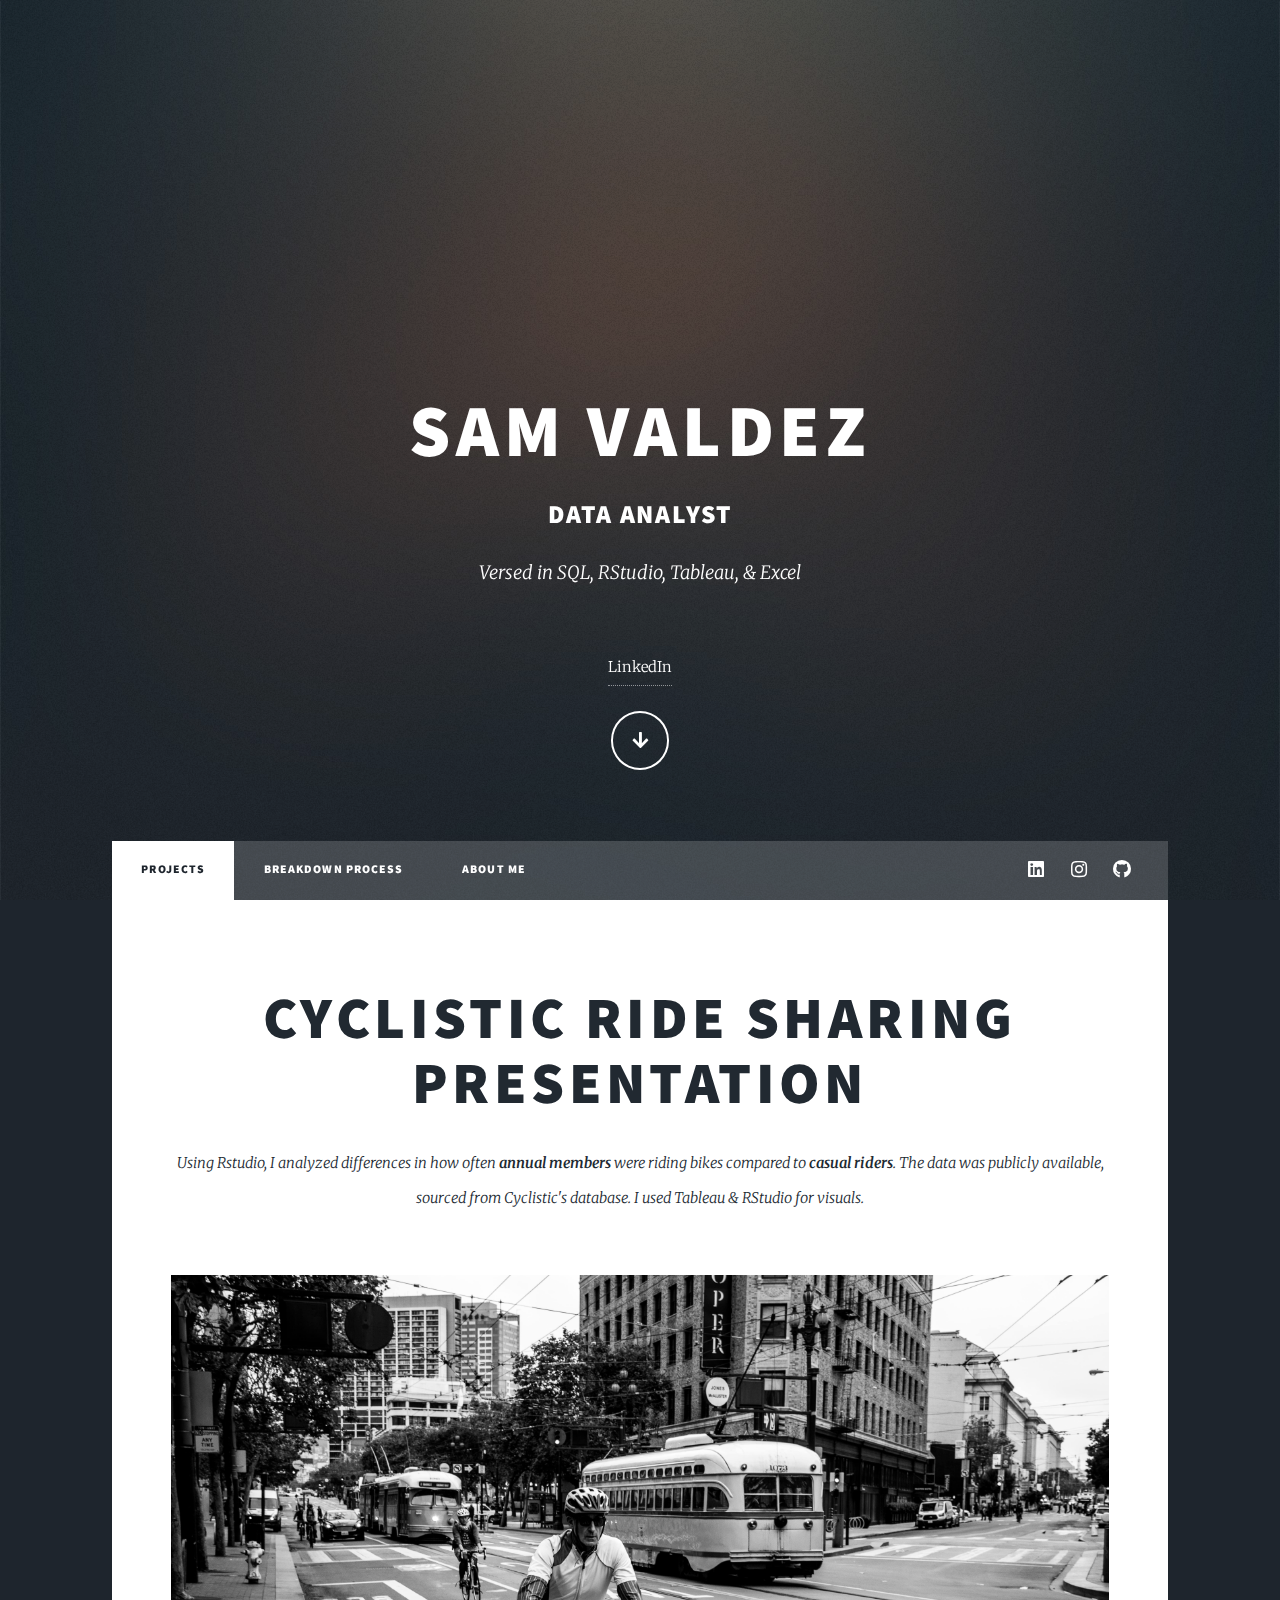
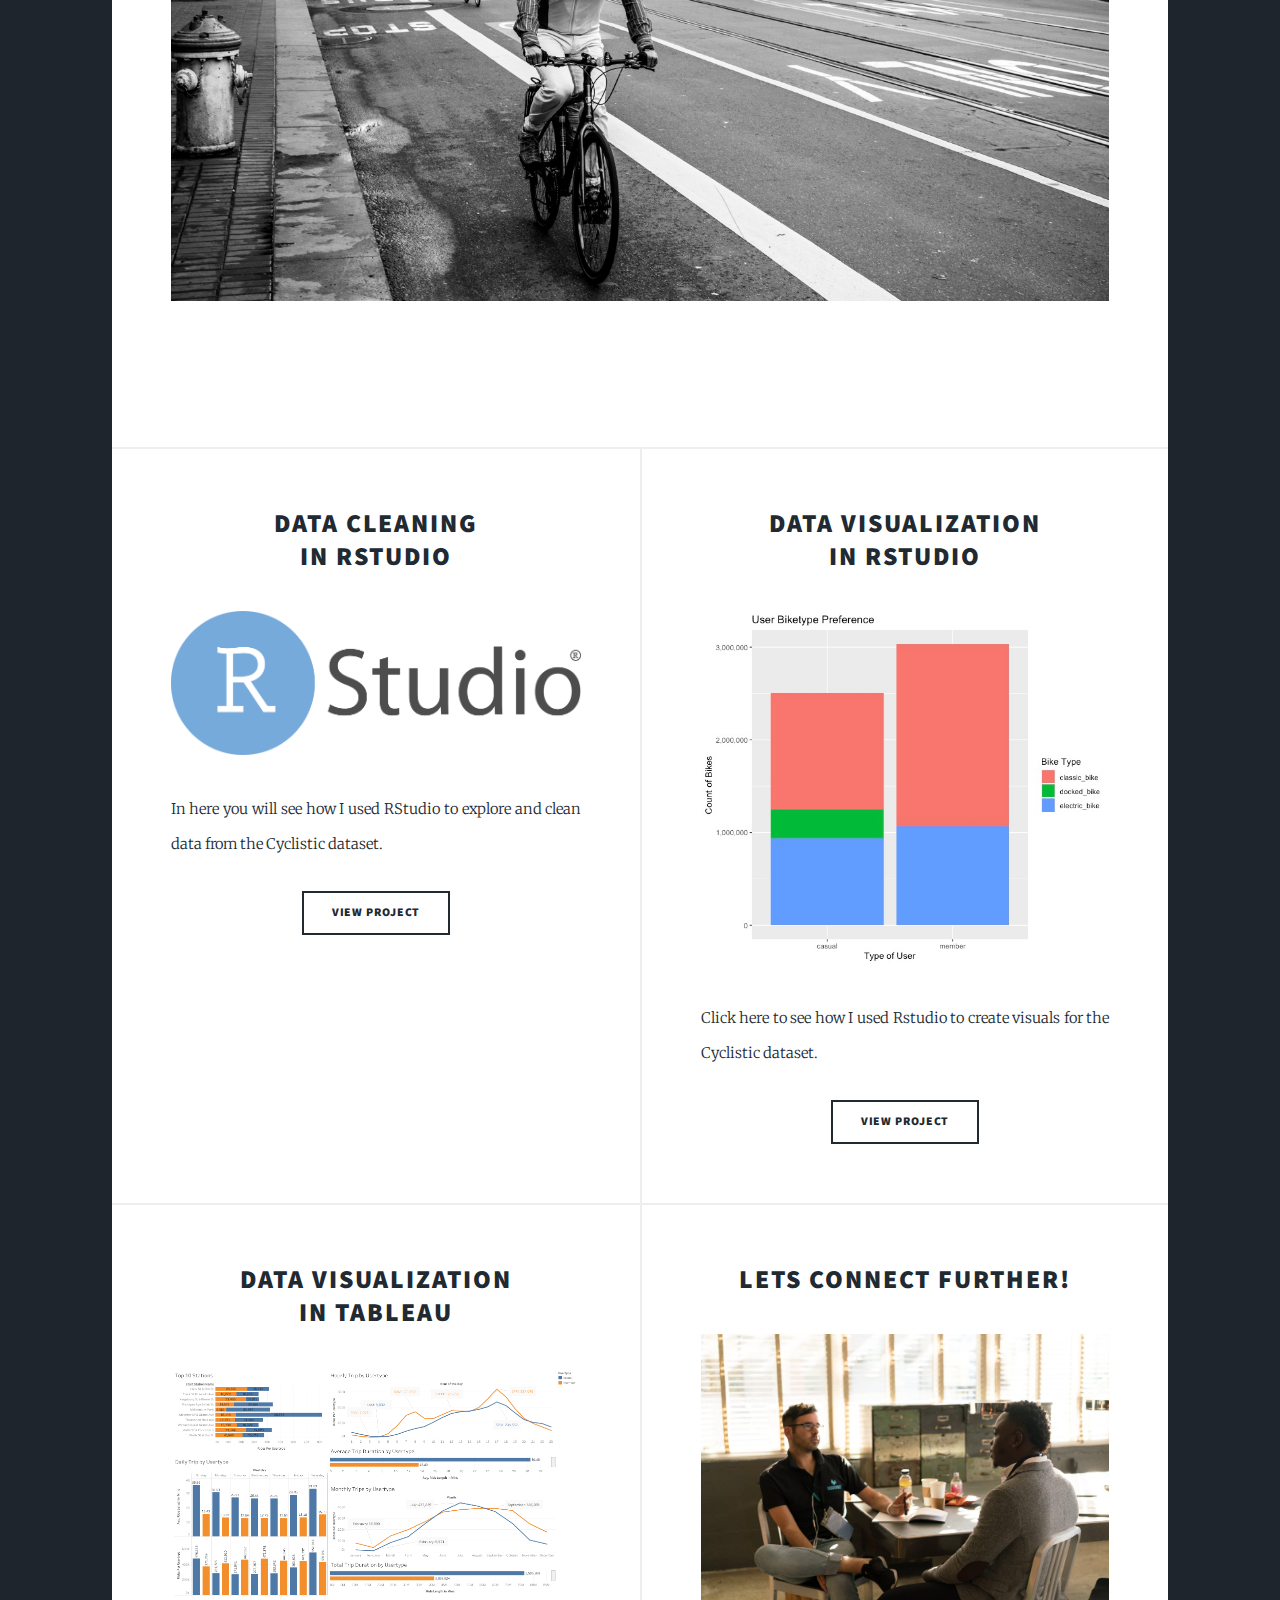
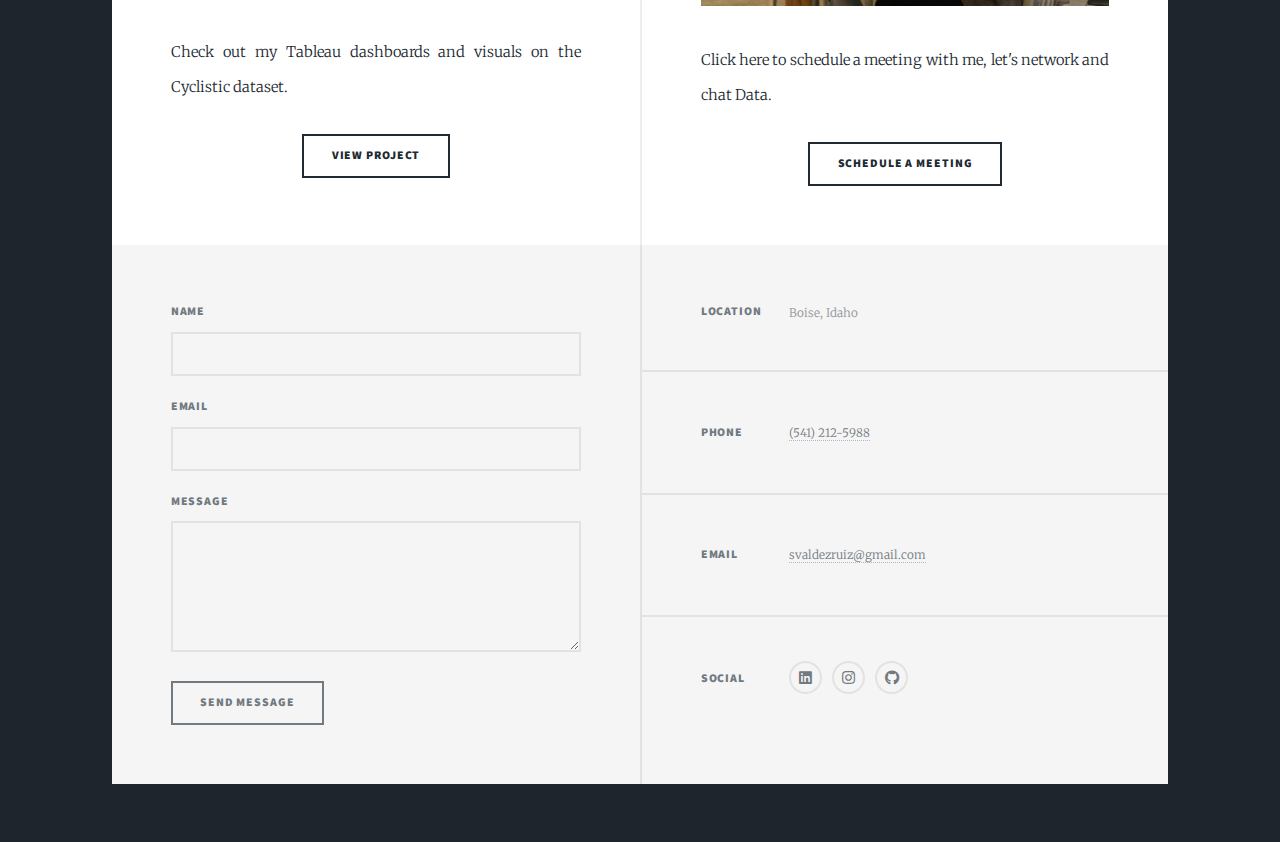
<file: index.html>
<!DOCTYPE HTML>
<!--
	Massively by HTML5 UP
	html5up.net | @ajlkn
	Free for personal and commercial use under the CCA 3.0 license (html5up.net/license)
-->
<html>
	<head>
		<title>Sam Valdez Portfolio</title>
		<meta charset="utf-8" />
		<meta name="viewport" content="width=device-width, initial-scale=1, user-scalable=no" />
		<link rel="stylesheet" href="assets/css/main.css" />
		<noscript><link rel="stylesheet" href="assets/css/noscript.css" /></noscript>
	</head>
	<body class="is-preload">

		<!-- Wrapper -->
			<div id="wrapper" class="fade-in">

				<!-- Intro -->
					<div id="intro">
						<h1>Sam Valdez<br /></h1>
						<h2>Data Analyst</h2>
						<p>Versed in SQL, RStudio, Tableau, & Excel<p></p> <!--<b>Google Data Analytics Certification</b> through Merrit America in less than 15 weeks.  
						 I live in Boise, Idaho and as a student of life I believe in the power of knowledge and that anything is possible with the right guidance! 
						Check out my --> 
						<a href="https://www.linkedin.com/in/svaldezruiz/">LinkedIn</a></p>
						<ul class="actions">
							<li><a href="#header" class="button icon solid solo fa-arrow-down scrolly">Continue</a></li>
						</ul>
					</div>

				<!-- Header -->
					<header id="header">
						<a href="index.html" class="logo">Ready? Set! Let's Go!!</a>
					</header>

				<!-- Nav -->
					<nav id="nav">
						<ul class="links">
							<li class="active"><a href="index.html">Projects</a></li>
							<li><a href="generic.html">Breakdown Process</a></li>
							<li><a href="aboutme.html">about me</a></li>
							<!--<li><a href="elements.html">About Me</a></li>-->
						</ul>
						<ul class="icons">
							<!--<li><a href="#" class="icon brands fa-twitter"><span class="label">Twitter</span></a></li>-->
							<li><a href="https://www.linkedin.com/in/svaldezruiz/" class="icon brands fa-linkedin"><span class="label">linkedin</span></a></li>
							<li><a href="https://www.instagram.com/swamillion/" class="icon brands fa-instagram"><span class="label">Instagram</span></a></li>
							<li><a href="https://github.com/svaldezruiz" class="icon brands fa-github"><span class="label">GitHub</span></a></li>
						</ul>
					</nav>

				<!-- Main -->
					<div id="main">

						<!-- Featured Post -->
							<article class="post featured">
								<header class="major">
									<!--<span class="date">September 22, 2022</span>!-->
									<h2><a href="#">Cyclistic Ride Sharing Presentation</a></h2>
									<p>Using Rstudio, I analyzed differences in how often <b>annual members</b> were riding bikes compared to <b>casual riders</b>.
									The data was publicly available, sourced from Cyclistic's database. I used Tableau & RStudio for visuals.</p>
								</header>
								<a href="#" class="image main"><img src="images/pexels-brett-sayles.jpg" alt="" /></a>
								<ul class="actions special">
									<!--<li><a href="#" class="button">View Project</a></li>-->
								</ul>
							</article>

						<!-- Posts -->
							<section class="posts">
								<article>
									<header>
										<!--<span class="date">April 24, 2017</span>!-->
										<h2><a href="https://github.com/svaldezruiz/data-portfolio/blob/main/Cyclistic%20Project%20Data%20Cleaning.R">Data Cleaning<br />
											In RStudio</a></h2>
									</header>
									<a href="https://github.com/svaldezruiz/data-portfolio/blob/main/Cyclistic%20Project%20Data%20Cleaning.R" class="image fit"><img src="images/rstudio2.png" alt="" /></a>
									<p>In here you will see how I used RStudio to explore and clean data from the Cyclistic dataset. </p>
									<ul class="actions special">
										<li><a href="https://github.com/svaldezruiz/data-portfolio/blob/main/Cyclistic%20Project%20Data%20Cleaning.R" class="button">View Project</a></li>
									</ul>
								</article>
								<article>
									<header>
										<!--<span class="date">April 22, 2017</span>!-->
										<h2><a href="#">Data Visualization<br />
											in RStudio</h2>
									</header>
									<a href="#" class="image fit"><img src="images/RImages/user biketype preference.jpeg" alt="" /></a>
									<p> Click here to see how I used Rstudio to create visuals for the Cyclistic dataset.</p>
									<ul class="actions special">
										<li><a href="#" class="button">View Project</a></li>
									</ul>
								</article>
								<article>
									<header>
										<!--<span class="date">April 18, 2017</span>-->
										<h2><a href="https://public.tableau.com/views/CyclisticDashboard_16677730091140/UsertypeDashboard?:language=en-US&:display_count=n&:origin=viz_share_link">Data Visualization<br />
											in Tableau</a></h2>
									</header>
									<a href="https://public.tableau.com/views/CyclisticDashboard_16677730091140/UsertypeDashboard?:language=en-US&:display_count=n&:origin=viz_share_link" class="image fit"><img src="images/Usertype Dashboard.png" alt="" /></a>
									<p> Check out my Tableau dashboards and visuals on the Cyclistic dataset.</p>
									<ul class="actions special">
										<li><a href="https://public.tableau.com/views/CyclisticDashboard_16677730091140/UsertypeDashboard?:language=en-US&:display_count=n&:origin=viz_share_link" class="button">View Project</a></li>
									</ul>
								</article>
								<article>
									<header>
										<!--<span class="date">April 14, 2017</span>-->
										<h2><a href="https://calendly.com/svaldezruiz/30min">Lets Connect Further!<br />
									</header>
									<a href="https://calendly.com/svaldezruiz/30min" class="image fit"><img src="images/meeting1.jpg" alt="" /></a>
									<p>Click here to schedule a meeting with me, let's network and chat Data.</p>
									<ul class="actions special">
										<li><a href="https://calendly.com/svaldezruiz/30min" class="button">Schedule a Meeting</a></li>
									</ul>
								</article>
								
										<!--<<span class="date">April 11, 2017</span>
										<h2><a href="#">Odio magna<br />
										sed consectetur</a></h2>
									</header>
									<a href="#" class="image fit"><img src="images/pic06.jpg" alt="" /></a>
									<p>Donec eget ex magna. Interdum et malesuada fames ac ante ipsum primis in faucibus. Pellentesque venenatis dolor imperdiet dolor mattis sagittis magna etiam.</p>
									<ul class="actions special">
										<li><a href="#" class="button">Full Story</a></li>
									</ul>
								</article>
								<article>
									<header>
										<span class="date">April 7, 2017</span>
										<h2><a href="#">Augue lorem<br />
										primis vestibulum</a></h2>
									</header>
									<a href="#" class="image fit"><img src="images/pic07.jpg" alt="" /></a>
									<p>Donec eget ex magna. Interdum et malesuada fames ac ante ipsum primis in faucibus. Pellentesque venenatis dolor imperdiet dolor mattis sagittis magna etiam.</p>
									<ul class="actions special">
										<li><a href="#" class="button">Full Story</a></li>
									</ul>
								</article>
							</section>-->

						<!-- Footer -->
							<!--<footer>
								<div class="pagination">
									<a href="#" class="previous">Prev</a>
									<a href="#" class="page active">1</a>
									<a href="#" class="page">2</a>
									<a href="#" class="page">3</a>
									<span class="extra">&hellip;</span>
									<a href="#" class="page">8</a>
									<a href="#" class="page">9</a>
									<a href="#" class="page">10</a>
									<a href="#" class="next">Next</a>
								</div>
							</footer> -->

					</div>

				<!-- Footer -->
					<footer id="footer">
						<section>
							<form method="post" action="#">
								<div class="fields">
									<div class="field">
										<label for="name">Name</label>
										<input type="text" name="name" id="name" />
									</div>
									<div class="field">
										<label for="email">Email</label>
										<input type="text" name="email" id="email" />
									</div>
									<div class="field">
										<label for="message">Message</label>
										<textarea name="message" id="message" rows="3"></textarea>
									</div>
								</div>
								<ul class="actions">
									<li><input type="submit" value="Send Message" /></li>
								</ul>
							</form>
						</section>
						<section class="split contact">
							<section class="alt">
								<h3>Location</h3>
								<p>Boise, Idaho</p>
							</section>
							<section>
								<h3>Phone</h3>
								<p><a href="#">(541) 212-5988</a></p>
							</section>
							<section>
								<h3>Email</h3>
								<p><a href="#">svaldezruiz@gmail.com</a></p>
							</section>
							<section>
								<h3>Social</h3>
								<ul class="icons alt">
									<!--<li><a href="#" class="icon brands alt fa-twitter"><span class="label">Twitter</span></a></li>-->
									<li><a href="https://www.linkedin.com/in/svaldezruiz/" class="icon brands alt fa-linkedin"><span class="label">linkedin</span></a></li>
									<li><a href="https://www.instagram.com/swamillion/" class="icon brands alt fa-instagram"><span class="label">Instagram</span></a></li>
									<li><a href="https://github.com/svaldezruiz" class="icon brands alt fa-github"><span class="label">GitHub</span></a></li>
								</ul>
							</section>
						</section>
					</footer>

				<!-- Copyright -->
					<div id="copyright">
						<!--<ul><li>&copy; Sam Valdez Data Analyst Portfolio</li><li>Design: <a href="https://html5up.net">HTML5 UP</a></li></ul>-->
					</div>

			</div>

		<!-- Scripts -->
			<script src="assets/js/jquery.min.js"></script>
			<script src="assets/js/jquery.scrollex.min.js"></script>
			<script src="assets/js/jquery.scrolly.min.js"></script>
			<script src="assets/js/browser.min.js"></script>
			<script src="assets/js/breakpoints.min.js"></script>
			<script src="assets/js/util.js"></script>
			<script src="assets/js/main.js"></script>

	</body>
</html>
</file>
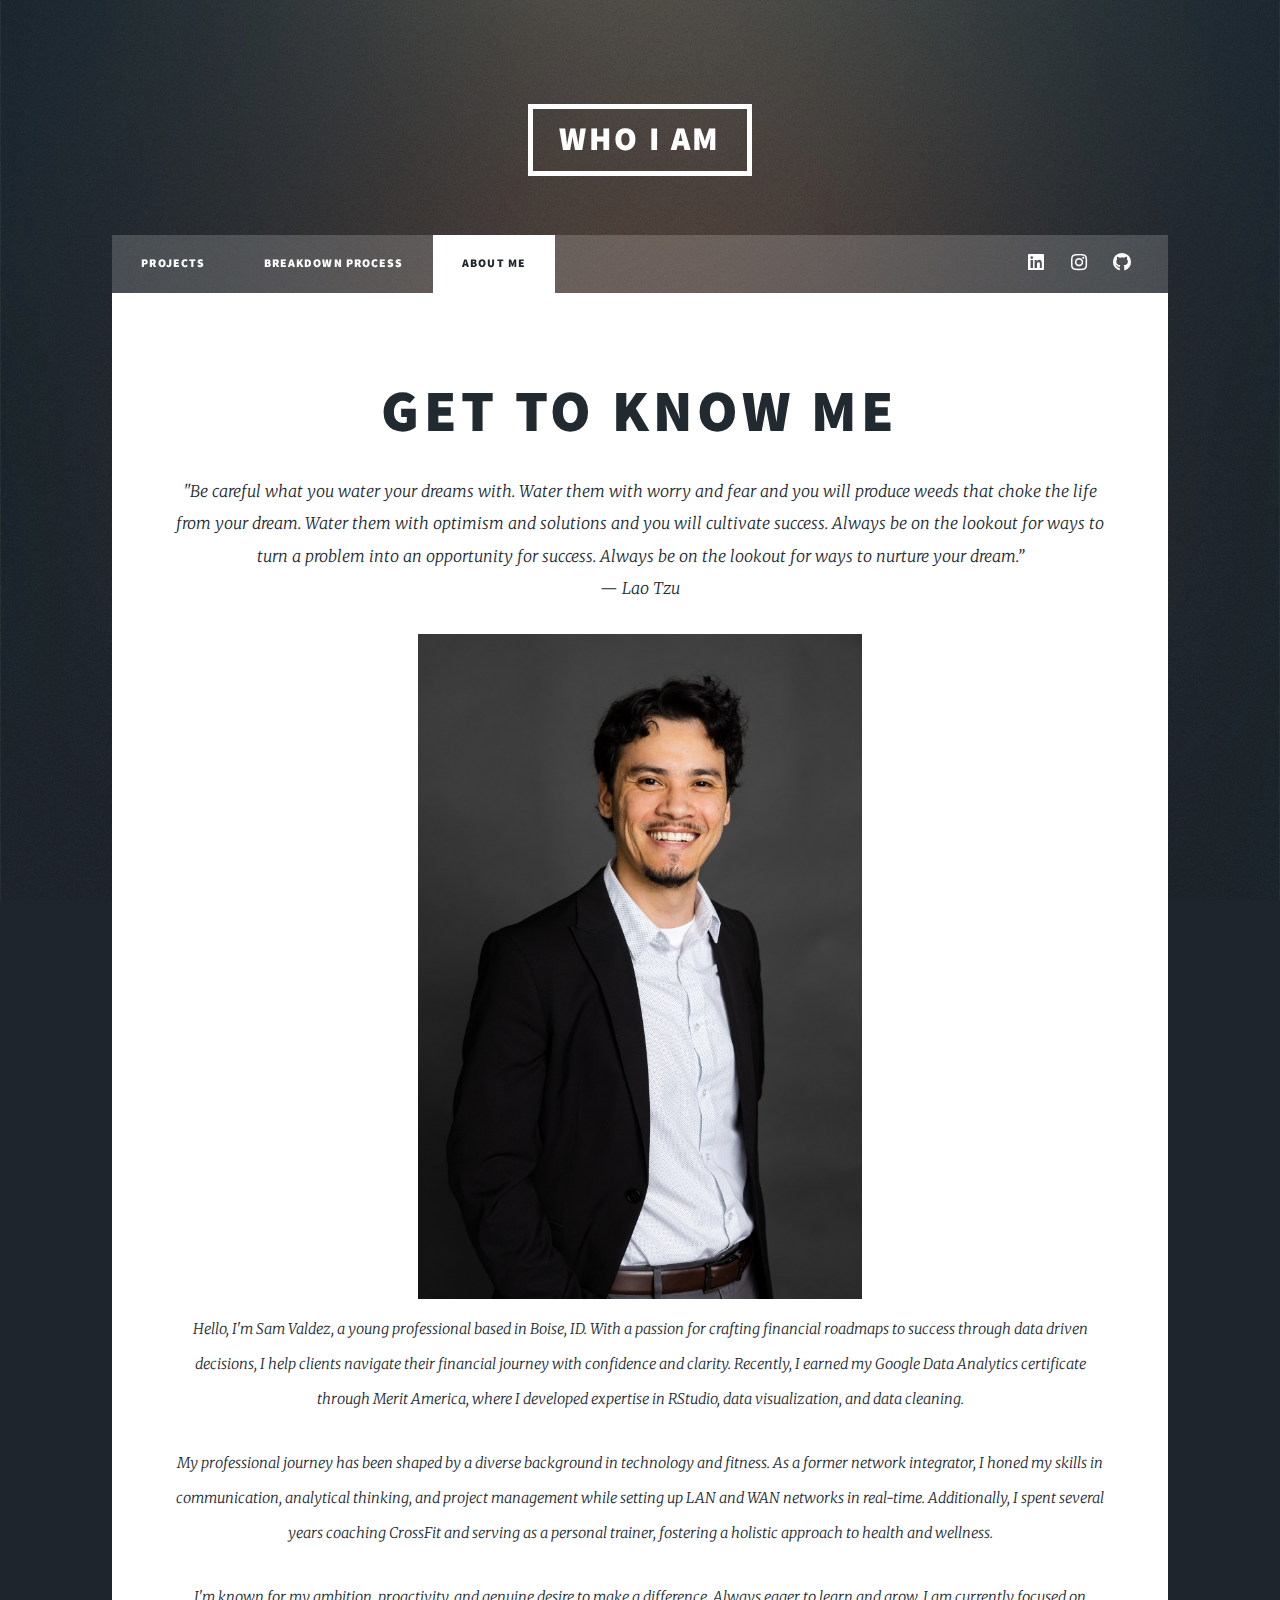
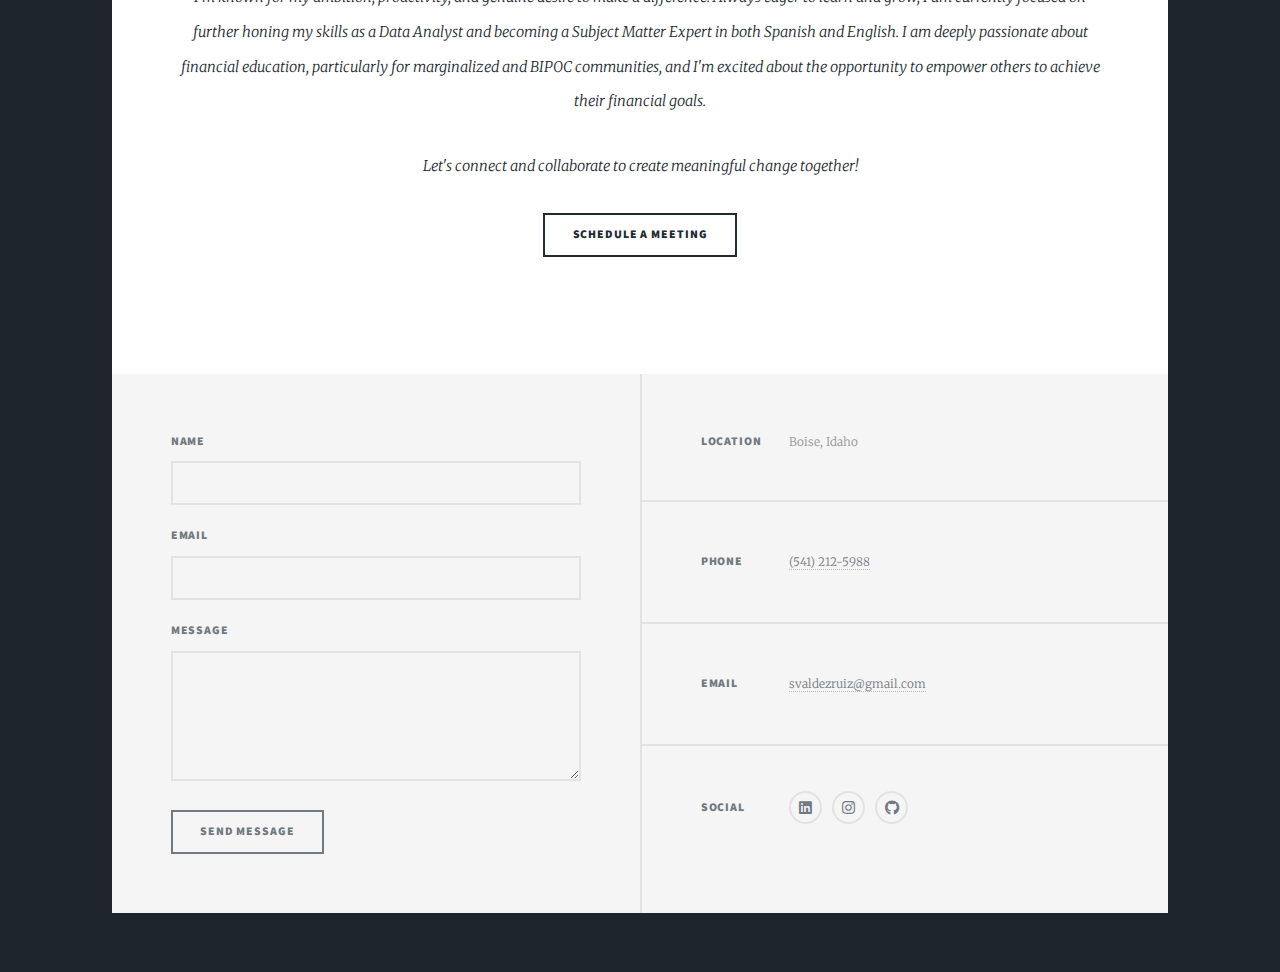
<file: aboutme.html>
<!DOCTYPE HTML>
<!--
	Massively by HTML5 UP
	html5up.net | @ajlkn
	Free for personal and commercial use under the CCA 3.0 license (html5up.net/license)
-->
<html>
	<head>
		<title>Sam Valdez Portfolio - About Me</title>
		<meta charset="utf-8" />
		<meta name="viewport" content="width=device-width, initial-scale=1, user-scalable=no" />
		<link rel="stylesheet" href="assets/css/main.css" />
		<noscript><link rel="stylesheet" href="assets/css/noscript.css" /></noscript>
	</head>
	<body class="is-preload">

		<!-- Wrapper -->
			<div id="wrapper">

				<!-- Header -->
					<header id="header">
						<a href="index.html" class="logo">Who I Am </a>
					</header>

				<!-- Nav -->
					<nav id="nav">
						<ul class="links">
							<li><a href="index.html">Projects</a></li>
							<li><a href="generic.html">Breakdown Process</a></li>
							<li class="active"><a href="aboutme.html">About Me</a></li>
							<!--<li><a href="elements.html">About Me</a></li>-->
						</ul>
						<ul class="icons">
							<!--<li><a href="#" class="icon brands fa-twitter"><span class="label">Twitter</span></a></li>-->
							<li><a href="https://www.linkedin.com/in/svaldezruiz/" class="icon brands alt fa-linkedin"><span class="label">linkedin</span></a></li>
										<li><a href="https://www.instagram.com/swamillion/" class="icon brands alt fa-instagram"><span class="label">Instagram</span></a></li>
										<li><a href="https://github.com/svaldezruiz" class="icon brands alt fa-github"><span class="label">GitHub</span></a></li>
						</ul>
					</nav>

				<!-- Main -->
					<div id="main">

						<!-- Post -->
							<section class="post">
								<header class="major">
									<!--<span class="date">April 25, 2017</span>-->
									<h1>Get to know me<br />
									</h1>
									<p>"Be careful what you water your dreams with. Water them with worry and fear and you will produce weeds that choke the life from your dream.
										Water them with optimism and solutions and you will cultivate success. Always be on the lookout for ways to turn a problem into an opportunity for success.
										Always be on the lookout for ways to nurture your dream.” <br />― Lao Tzu</p>
								
								<div class="image aln-center"><img src="images/SamValdez-2.jpg" width="444" height= "auto" alt="" /></div>
<p>Hello, I'm Sam Valdez, a young professional based in Boise, ID. With a passion for crafting financial roadmaps to success through data driven decisions, I help clients navigate their financial journey with confidence and clarity. Recently, I earned my Google Data Analytics certificate through Merit America, where I developed expertise in RStudio, data visualization, and data cleaning.</p>

									<p>My professional journey has been shaped by a diverse background in technology and fitness. As a former network integrator, I honed my skills in communication, analytical thinking, and project management while setting up LAN and WAN networks in real-time. Additionally, I spent several years coaching CrossFit and serving as a personal trainer, fostering a holistic approach to health and wellness.</p>
									
									<p>I'm known for my ambition, proactivity, and genuine desire to make a difference. Always eager to learn and grow, I am currently focused on further honing my skills as a Data Analyst and becoming a Subject Matter Expert in both Spanish and English. I am deeply passionate about financial education, particularly for marginalized and BIPOC communities, and I'm excited about the opportunity to empower others to achieve their financial goals.</p>
									
									<p>Let's connect and collaborate to create meaningful change together!</p>
									</p>
								<ul class="actions special">
									<li><a href="https://calendly.com/svaldezruiz/30min" class="button">Schedule a Meeting</a></li>
								</ul>
							</section>
					</div>
				<!-- Footer -->
					<footer id="footer">
						<section>
							<form method="post" action="#">
								<div class="fields">
									<div class="field">
										<label for="name">Name</label>
										<input type="text" name="name" id="name" />
									</div>
									<div class="field">
										<label for="email">Email</label>
										<input type="text" name="email" id="email" />
									</div>
									<div class="field">
										<label for="message">Message</label>
										<textarea name="message" id="message" rows="3"></textarea>
									</div>
								</div>
								<ul class="actions">
									<li><input type="submit" value="Send Message" /></li>
								</ul>
							</form>
						</section>
						<section class="split contact">
							<section class="alt">
								<h3>Location</h3>
								<p>Boise, Idaho</p>
							</section>
							<section>
								<h3>Phone</h3>
								<p><a href="#">(541) 212-5988</a></p>
							</section>
							<section>
								<h3>Email</h3>
								<p><a href="#">svaldezruiz@gmail.com</a></p>
							</section>
							<section>
								<h3>Social</h3>
								<ul class="icons alt">
										<!--<li><a href="#" class="icon brands alt fa-twitter"><span class="label">Twitter</span></a></li>-->
										<li><a href="https://www.linkedin.com/in/svaldezruiz/" class="icon brands alt fa-linkedin"><span class="label">linkedin</span></a></li>
										<li><a href="https://www.instagram.com/swamillion/" class="icon brands alt fa-instagram"><span class="label">Instagram</span></a></li>
										<li><a href="https://github.com/svaldezruiz" class="icon brands alt fa-github"><span class="label">GitHub</span></a></li>
								</ul>
							</section>
						</section>
					</footer>

				<!-- Copyright -->
					<div id="copyright">
						<!--<ul><li>&copy; Untitled</li><li>Design: <a href="https://html5up.net">HTML5 UP</a></li></ul>-->
					</div>

			</div>

		<!-- Scripts -->
			<script src="assets/js/jquery.min.js"></script>
			<script src="assets/js/jquery.scrollex.min.js"></script>
			<script src="assets/js/jquery.scrolly.min.js"></script>
			<script src="assets/js/browser.min.js"></script>
			<script src="assets/js/breakpoints.min.js"></script>
			<script src="assets/js/util.js"></script>
			<script src="assets/js/main.js"></script>

	</body>
</html>
</file>
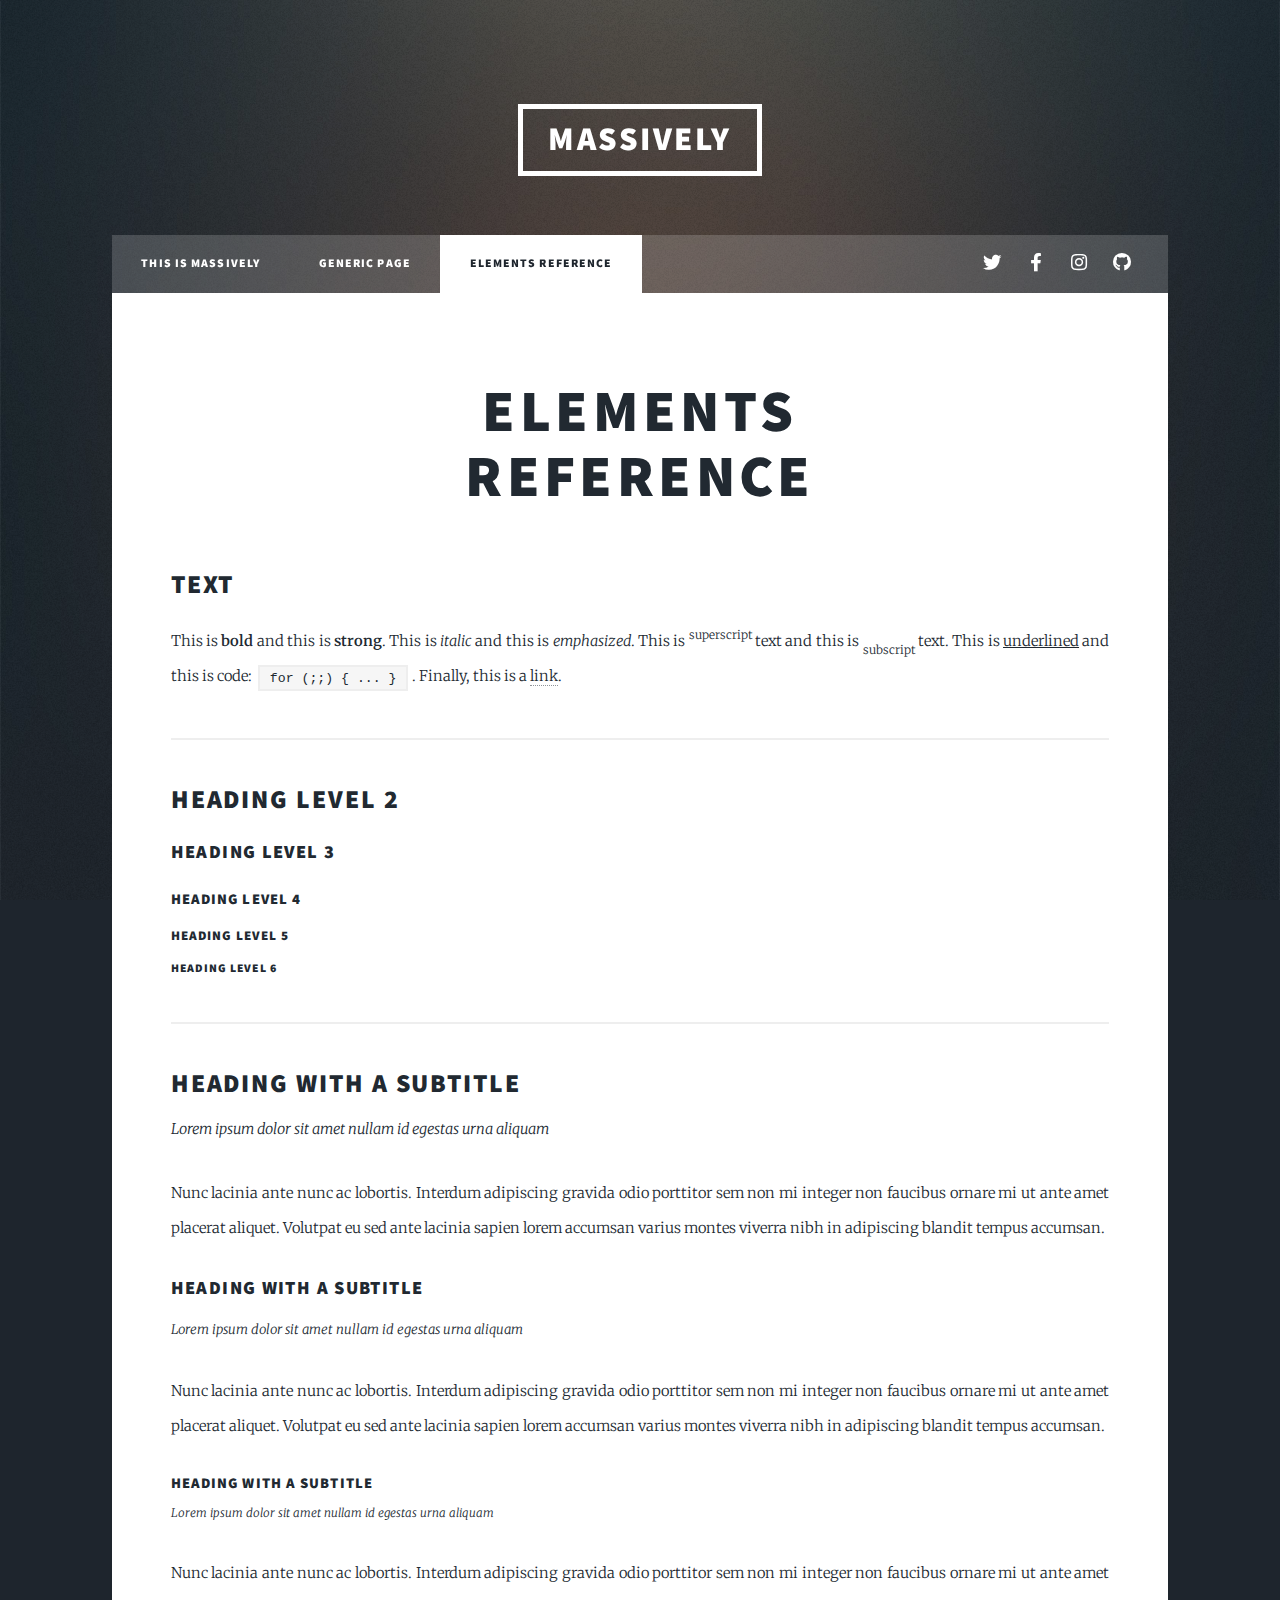
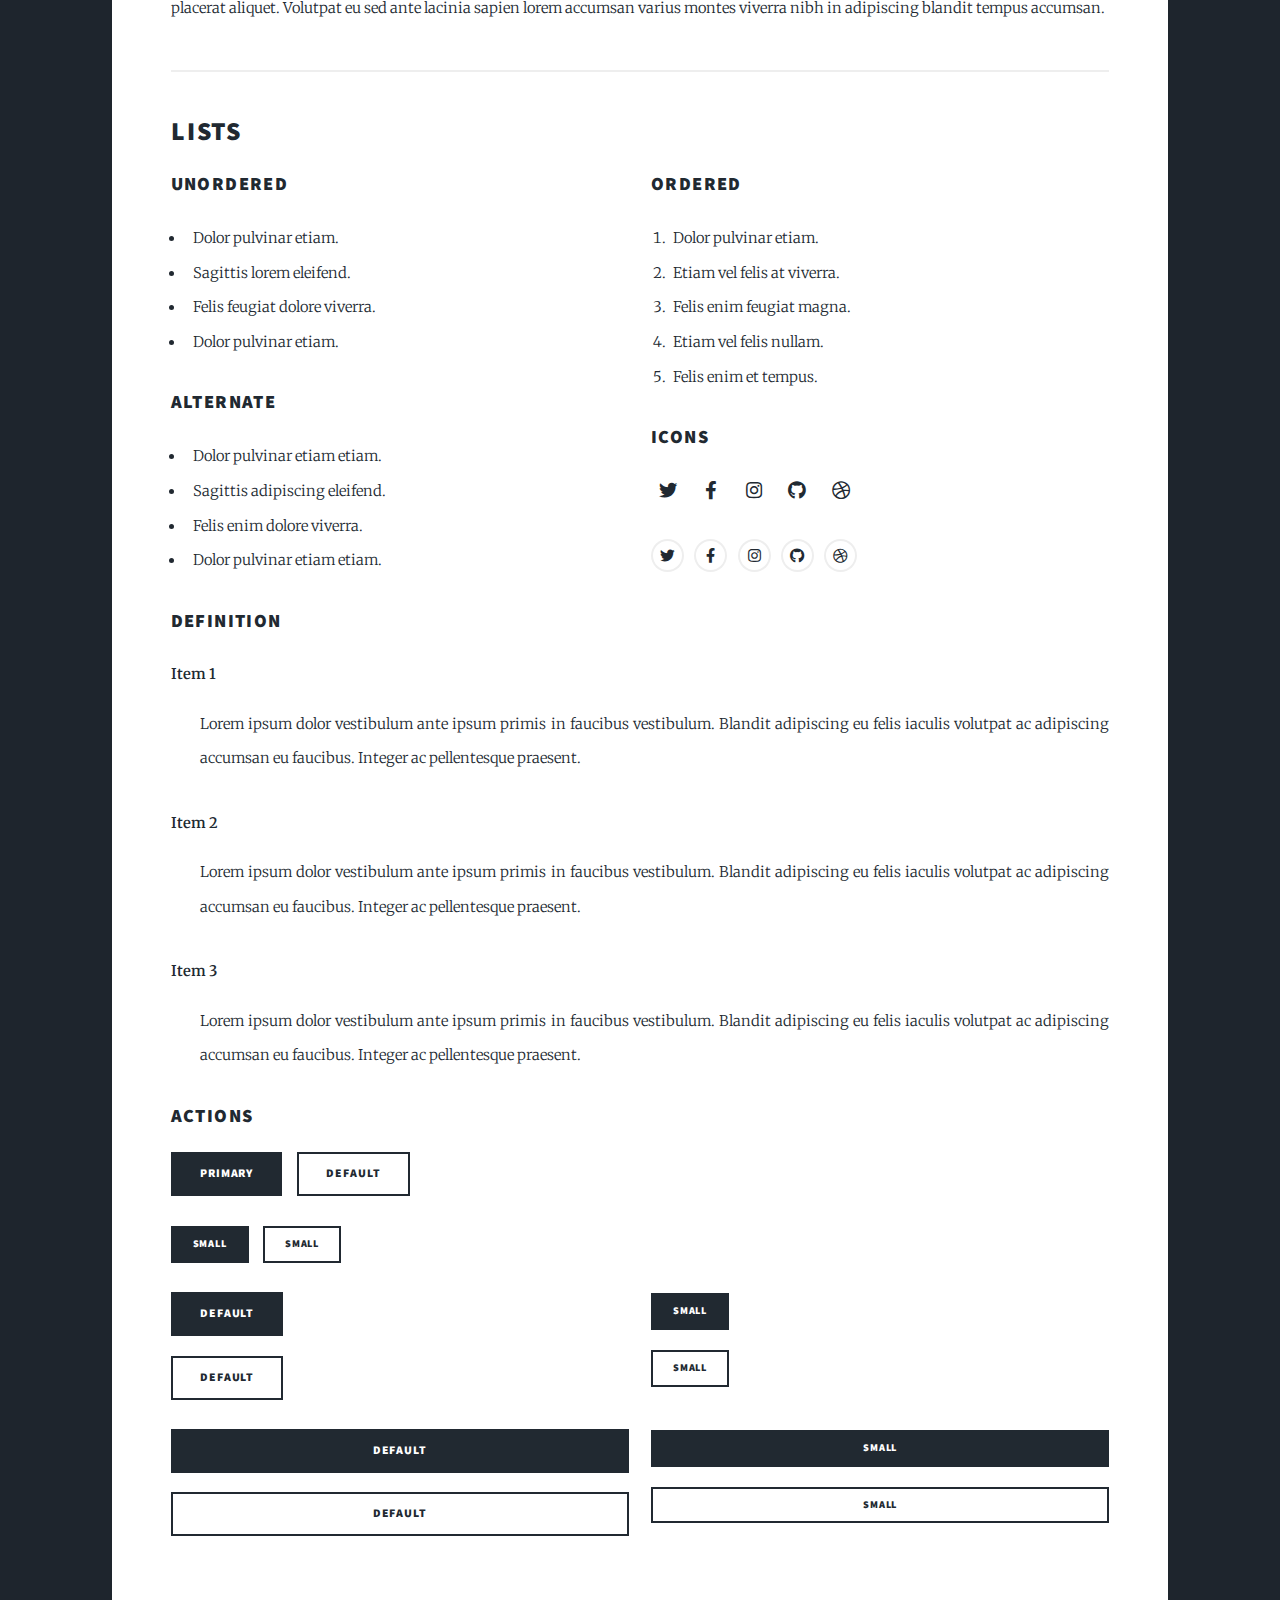
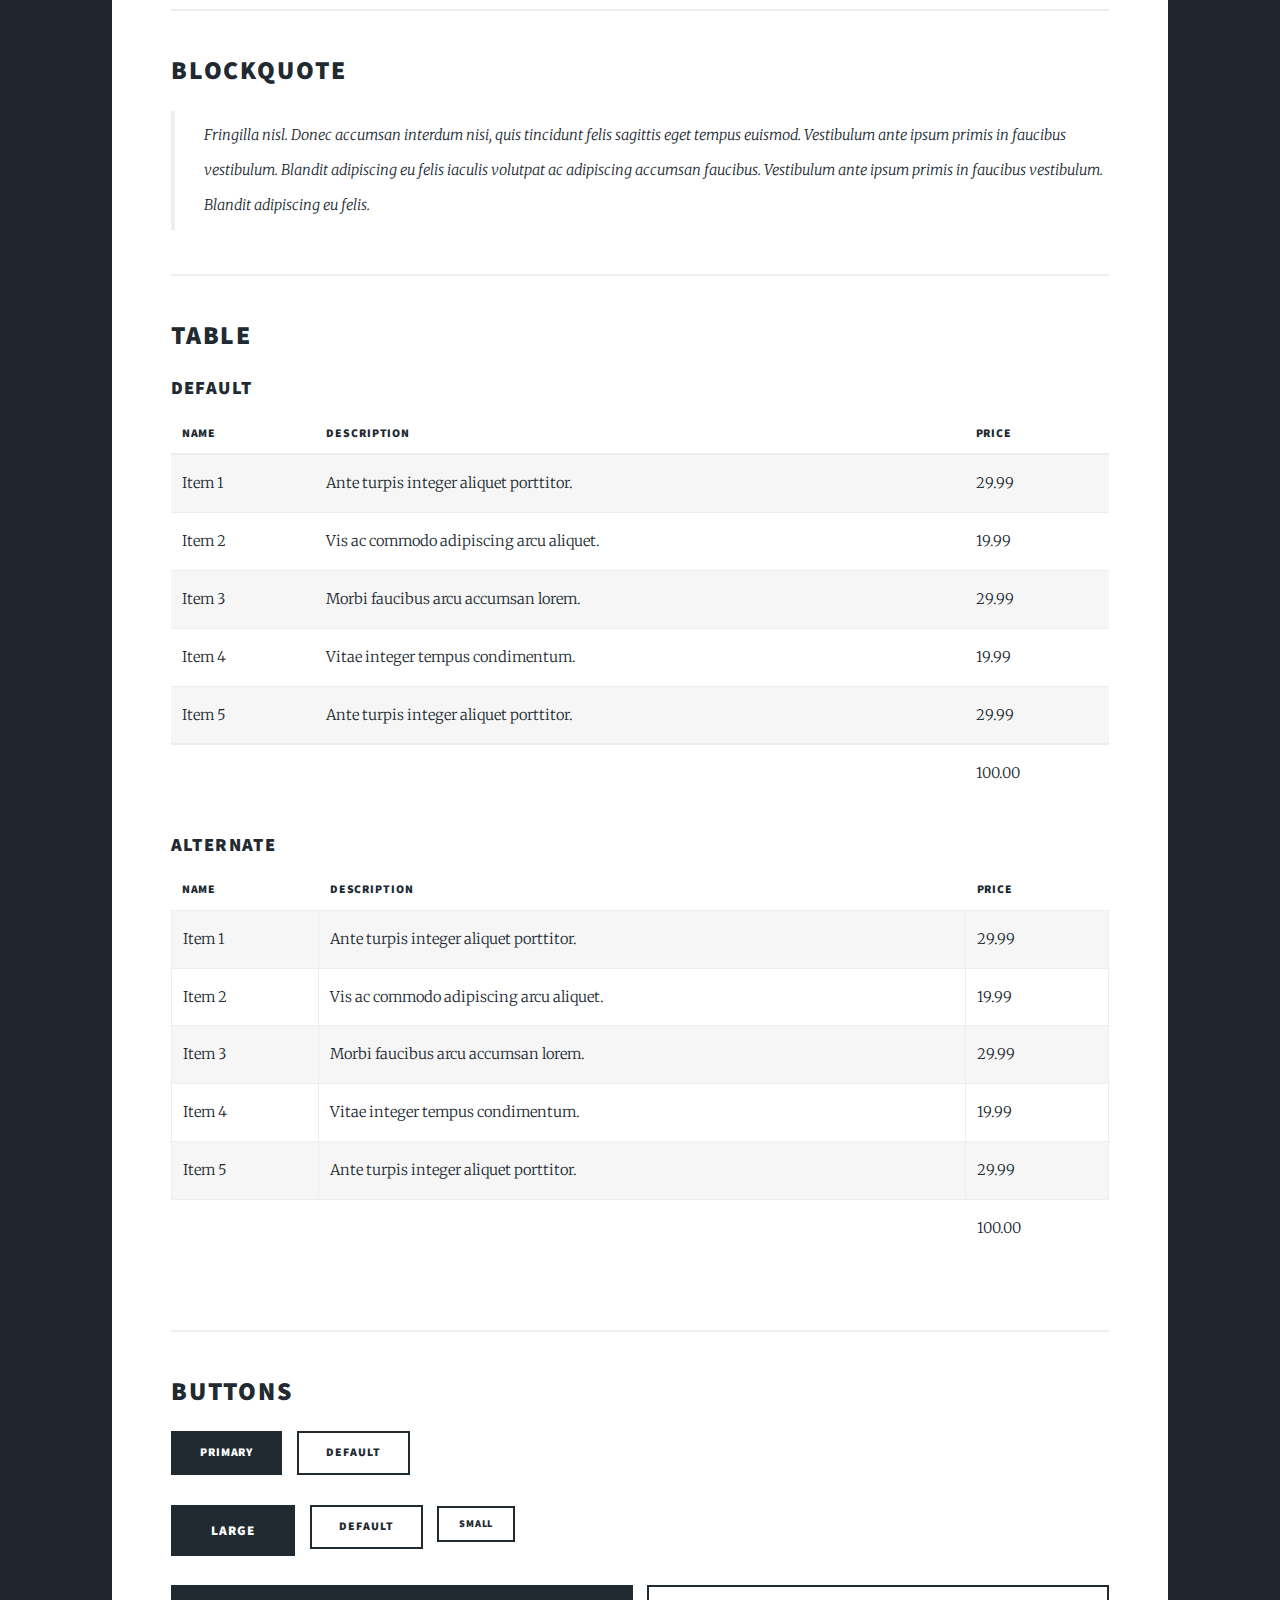
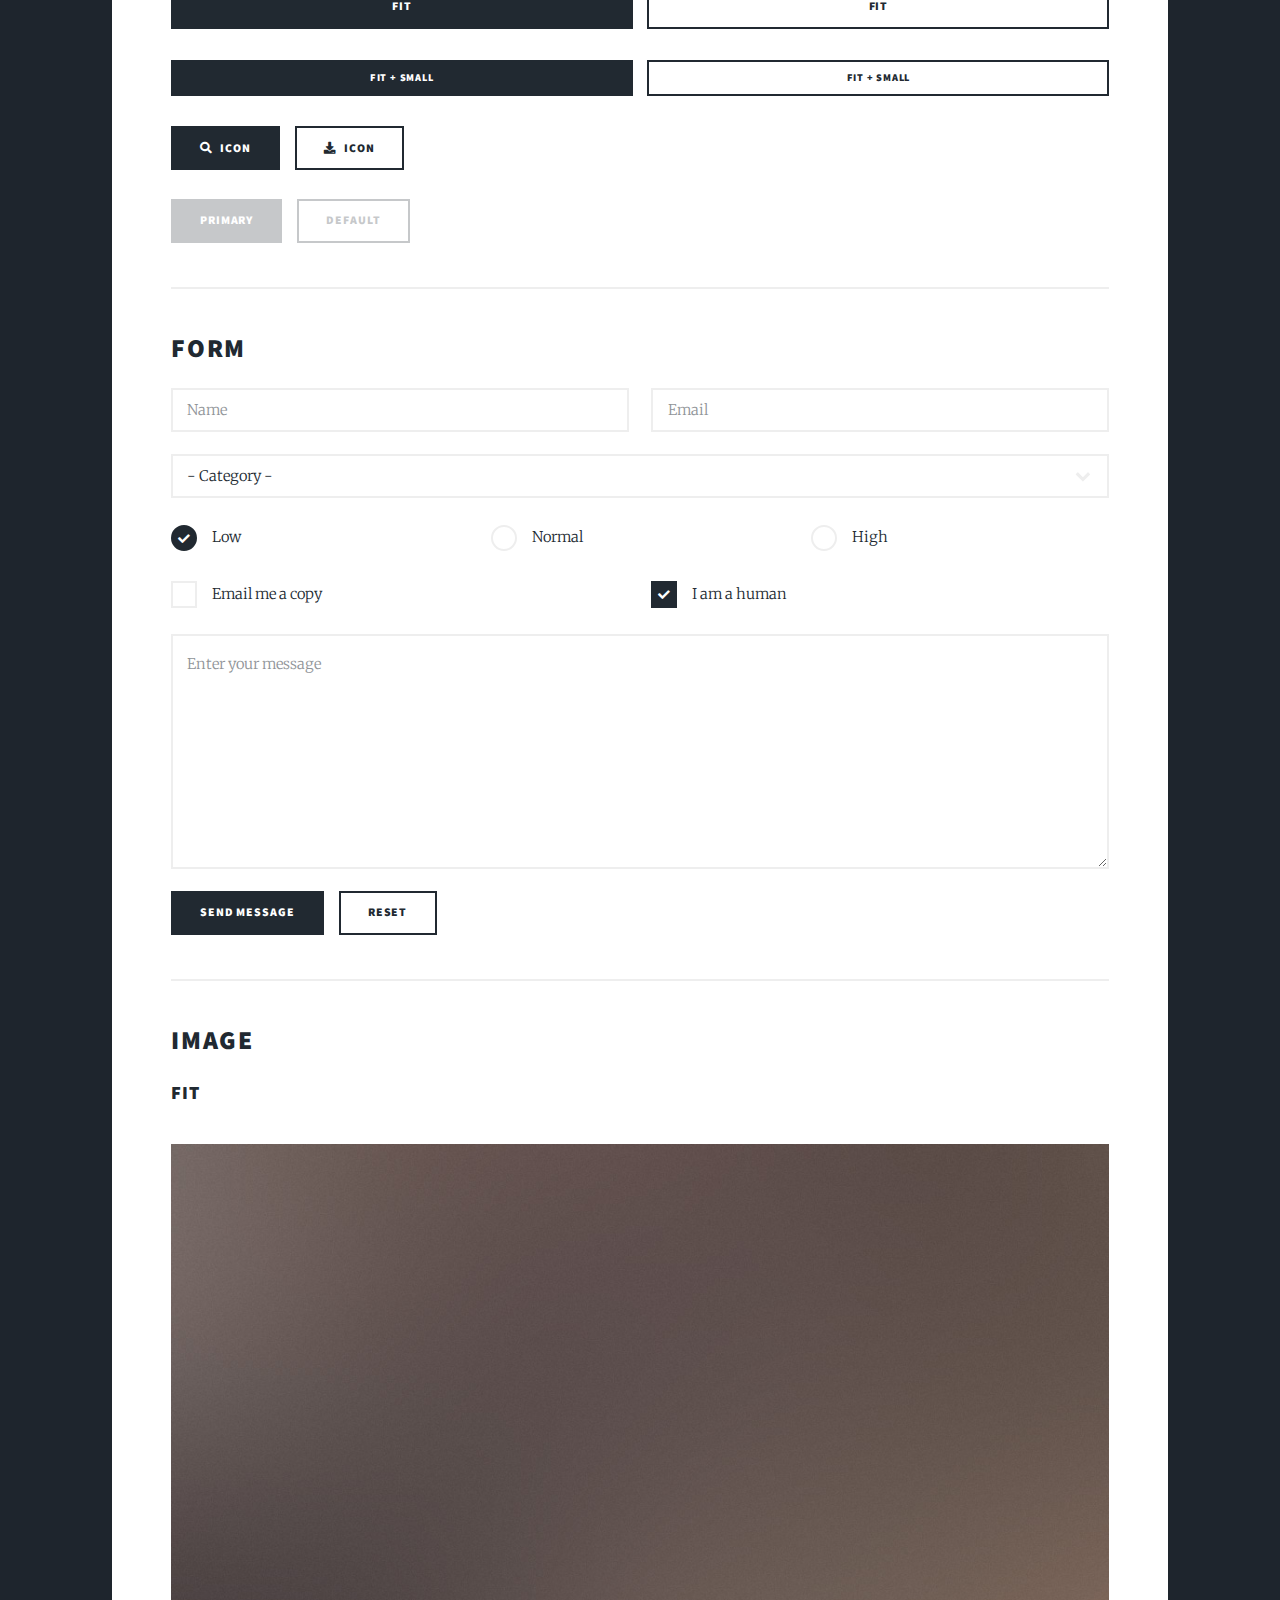
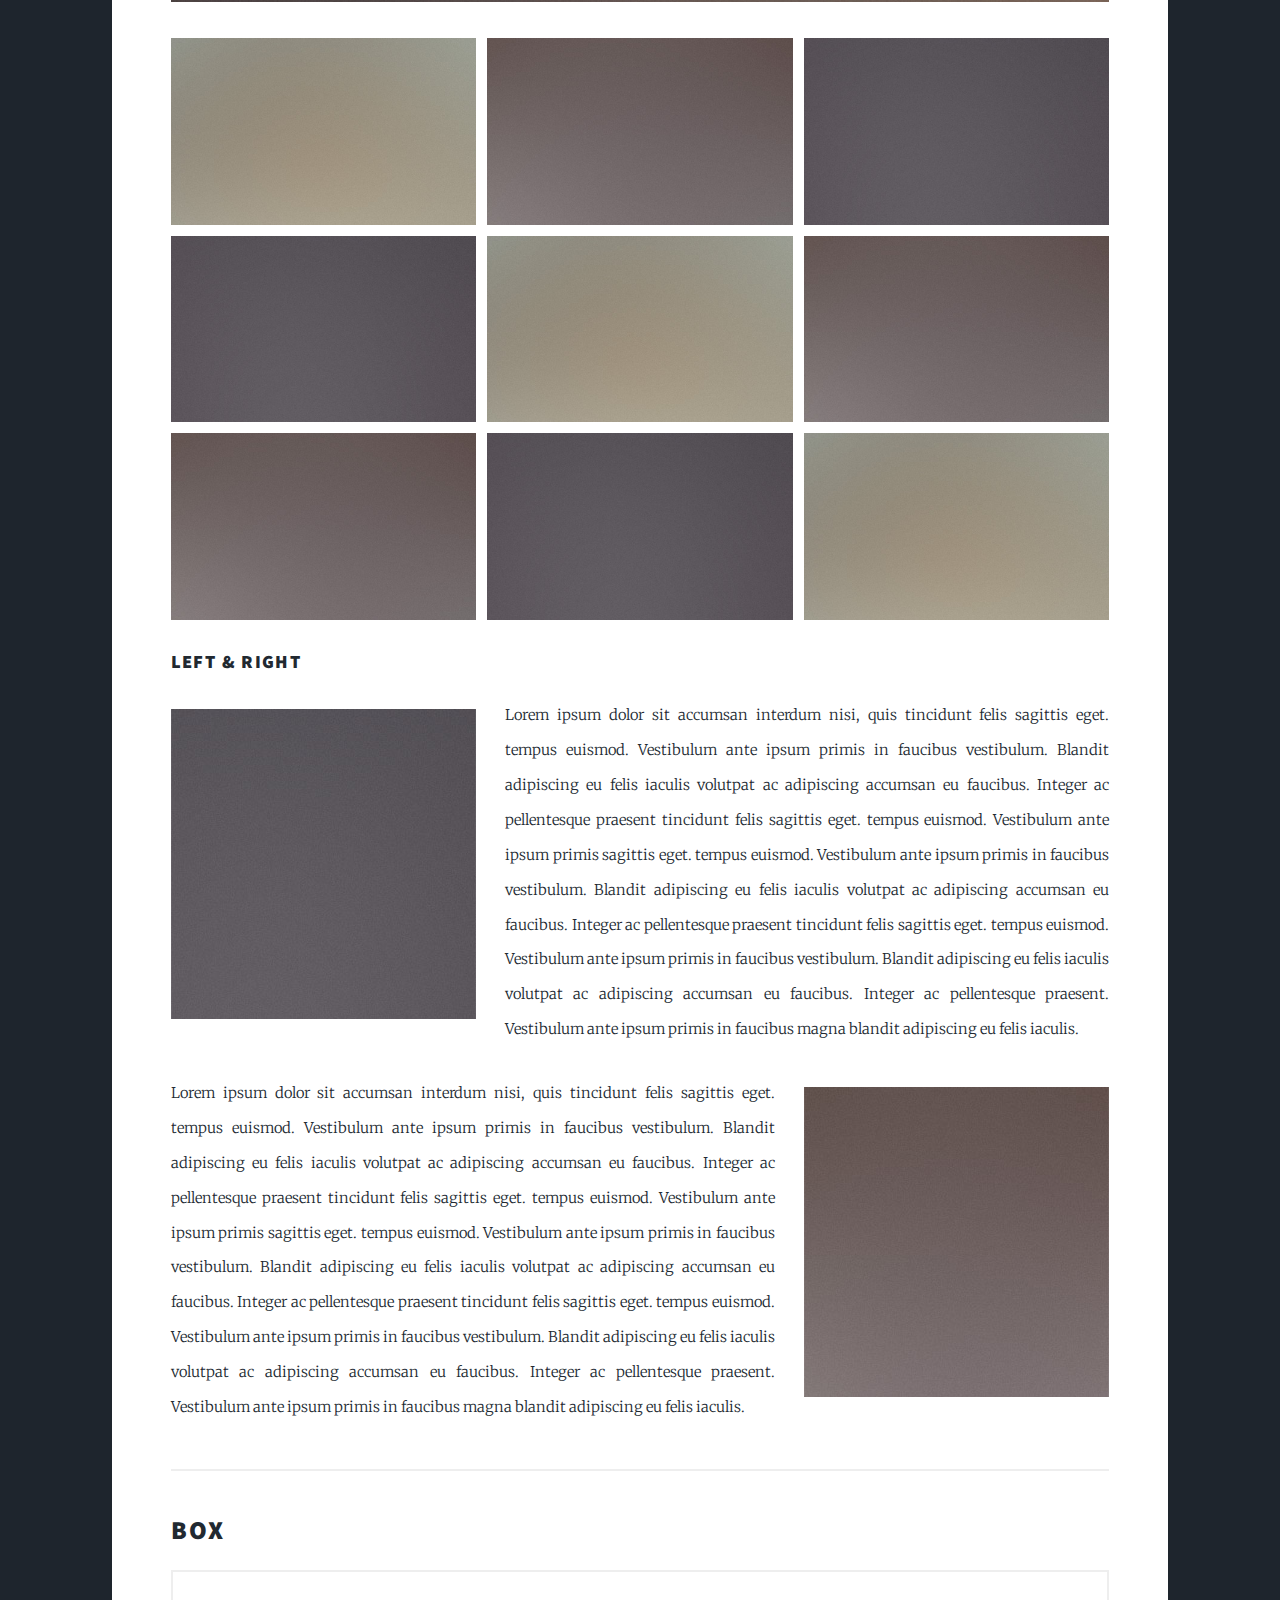
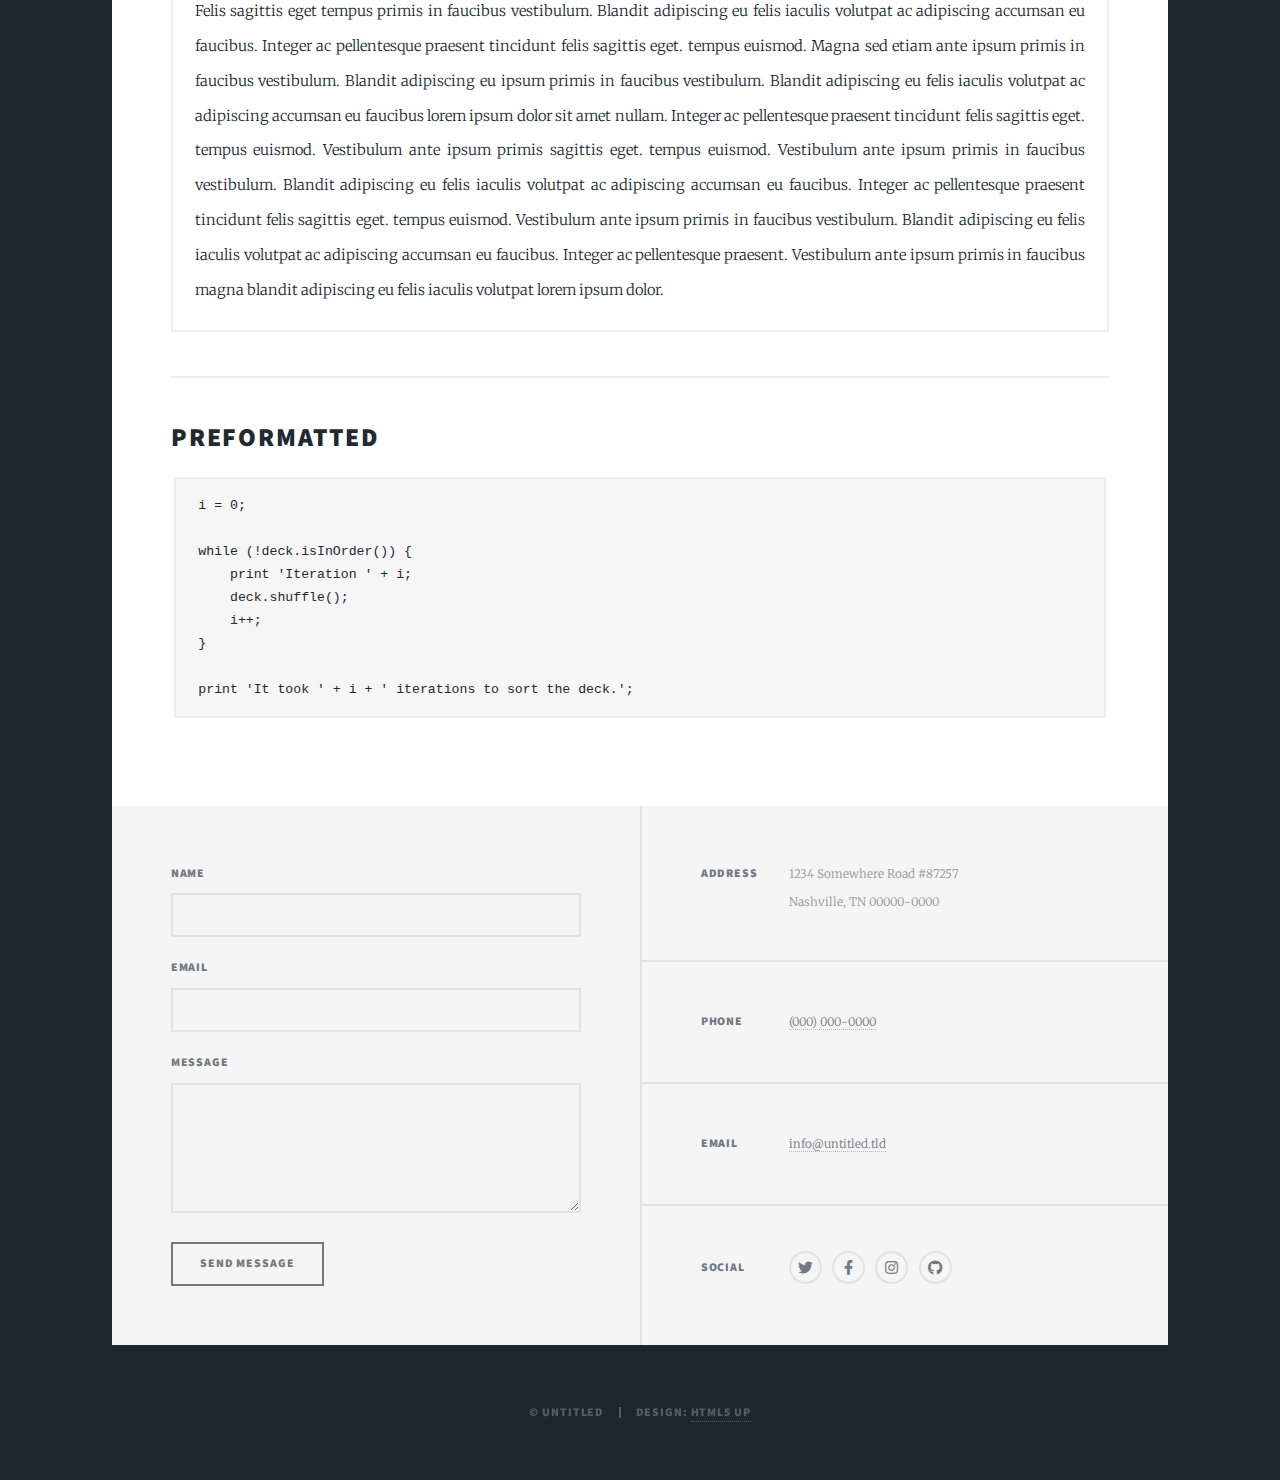
<file: elements.html>
<!DOCTYPE HTML>
<!--
	Massively by HTML5 UP
	html5up.net | @ajlkn
	Free for personal and commercial use under the CCA 3.0 license (html5up.net/license)
-->
<html>
	<head>
		<title>Elements Reference - Massively by HTML5 UP</title>
		<meta charset="utf-8" />
		<meta name="viewport" content="width=device-width, initial-scale=1, user-scalable=no" />
		<link rel="stylesheet" href="assets/css/main.css" />
		<noscript><link rel="stylesheet" href="assets/css/noscript.css" /></noscript>
	</head>
	<body class="is-preload">

		<!-- Wrapper -->
			<div id="wrapper">

				<!-- Header -->
					<header id="header">
						<a href="index.html" class="logo">Massively</a>
					</header>

				<!-- Nav -->
					<nav id="nav">
						<ul class="links">
							<li><a href="index.html">This is Massively</a></li>
							<li><a href="generic.html">Generic Page</a></li>
							<li class="active"><a href="elements.html">Elements Reference</a></li>
						</ul>
						<ul class="icons">
							<li><a href="#" class="icon brands fa-twitter"><span class="label">Twitter</span></a></li>
							<li><a href="#" class="icon brands fa-facebook-f"><span class="label">Facebook</span></a></li>
							<li><a href="#" class="icon brands fa-instagram"><span class="label">Instagram</span></a></li>
							<li><a href="#" class="icon brands fa-github"><span class="label">GitHub</span></a></li>
						</ul>
					</nav>

				<!-- Main -->
					<div id="main">

						<!-- Post -->
							<section class="post">
								<header class="major">
									<h1>Elements<br />
									Reference</h1>
								</header>

								<!-- Text stuff -->
									<h2>Text</h2>
									<p>This is <b>bold</b> and this is <strong>strong</strong>. This is <i>italic</i> and this is <em>emphasized</em>.
									This is <sup>superscript</sup> text and this is <sub>subscript</sub> text.
									This is <u>underlined</u> and this is code: <code>for (;;) { ... }</code>.
									Finally, this is a <a href="#">link</a>.</p>
									<hr />
									<h2>Heading Level 2</h2>
									<h3>Heading Level 3</h3>
									<h4>Heading Level 4</h4>
									<h5>Heading Level 5</h5>
									<h6>Heading Level 6</h6>
									<hr />
									<header>
										<h2>Heading with a Subtitle</h2>
										<p>Lorem ipsum dolor sit amet nullam id egestas urna aliquam</p>
									</header>
									<p>Nunc lacinia ante nunc ac lobortis. Interdum adipiscing gravida odio porttitor sem non mi integer non faucibus ornare mi ut ante amet placerat aliquet. Volutpat eu sed ante lacinia sapien lorem accumsan varius montes viverra nibh in adipiscing blandit tempus accumsan.</p>
									<header>
										<h3>Heading with a Subtitle</h3>
										<p>Lorem ipsum dolor sit amet nullam id egestas urna aliquam</p>
									</header>
									<p>Nunc lacinia ante nunc ac lobortis. Interdum adipiscing gravida odio porttitor sem non mi integer non faucibus ornare mi ut ante amet placerat aliquet. Volutpat eu sed ante lacinia sapien lorem accumsan varius montes viverra nibh in adipiscing blandit tempus accumsan.</p>
									<header>
										<h4>Heading with a Subtitle</h4>
										<p>Lorem ipsum dolor sit amet nullam id egestas urna aliquam</p>
									</header>
									<p>Nunc lacinia ante nunc ac lobortis. Interdum adipiscing gravida odio porttitor sem non mi integer non faucibus ornare mi ut ante amet placerat aliquet. Volutpat eu sed ante lacinia sapien lorem accumsan varius montes viverra nibh in adipiscing blandit tempus accumsan.</p>

									<hr />

								<!-- Lists -->
									<h2>Lists</h2>
									<div class="row">
										<div class="col-6 col-12-small">

											<h3>Unordered</h3>
											<ul>
												<li>Dolor pulvinar etiam.</li>
												<li>Sagittis lorem eleifend.</li>
												<li>Felis feugiat dolore viverra.</li>
												<li>Dolor pulvinar etiam.</li>
											</ul>

											<h3>Alternate</h3>
											<ul class="alt">
												<li>Dolor pulvinar etiam etiam.</li>
												<li>Sagittis adipiscing eleifend.</li>
												<li>Felis enim dolore viverra.</li>
												<li>Dolor pulvinar etiam etiam.</li>
											</ul>

										</div>
										<div class="col-6 col-12-small">

											<h3>Ordered</h3>
											<ol>
												<li>Dolor pulvinar etiam.</li>
												<li>Etiam vel felis at viverra.</li>
												<li>Felis enim feugiat magna.</li>
												<li>Etiam vel felis nullam.</li>
												<li>Felis enim et tempus.</li>
											</ol>

											<h3>Icons</h3>
											<ul class="icons">
												<li><a href="#" class="icon brands fa-twitter"><span class="label">Twitter</span></a></li>
												<li><a href="#" class="icon brands fa-facebook-f"><span class="label">Facebook</span></a></li>
												<li><a href="#" class="icon brands fa-instagram"><span class="label">Instagram</span></a></li>
												<li><a href="#" class="icon brands fa-github"><span class="label">Github</span></a></li>
												<li><a href="#" class="icon brands fa-dribbble"><span class="label">Dribbble</span></a></li>
											</ul>
											<ul class="icons alt">
												<li><a href="#" class="icon brands alt fa-twitter"><span class="label">Twitter</span></a></li>
												<li><a href="#" class="icon brands alt fa-facebook-f"><span class="label">Facebook</span></a></li>
												<li><a href="#" class="icon brands alt fa-instagram"><span class="label">Instagram</span></a></li>
												<li><a href="#" class="icon brands alt fa-github"><span class="label">Github</span></a></li>
												<li><a href="#" class="icon brands alt fa-dribbble"><span class="label">Dribbble</span></a></li>
											</ul>

										</div>
									</div>
									<h3>Definition</h3>
									<dl>
										<dt>Item 1</dt>
										<dd>
											<p>Lorem ipsum dolor vestibulum ante ipsum primis in faucibus vestibulum. Blandit adipiscing eu felis iaculis volutpat ac adipiscing accumsan eu faucibus. Integer ac pellentesque praesent.</p>
										</dd>
										<dt>Item 2</dt>
										<dd>
											<p>Lorem ipsum dolor vestibulum ante ipsum primis in faucibus vestibulum. Blandit adipiscing eu felis iaculis volutpat ac adipiscing accumsan eu faucibus. Integer ac pellentesque praesent.</p>
										</dd>
										<dt>Item 3</dt>
										<dd>
											<p>Lorem ipsum dolor vestibulum ante ipsum primis in faucibus vestibulum. Blandit adipiscing eu felis iaculis volutpat ac adipiscing accumsan eu faucibus. Integer ac pellentesque praesent.</p>
										</dd>
									</dl>

									<h3>Actions</h3>
									<ul class="actions">
										<li><a href="#" class="button primary">Primary</a></li>
										<li><a href="#" class="button">Default</a></li>
									</ul>
									<ul class="actions small">
										<li><a href="#" class="button primary small">Small</a></li>
										<li><a href="#" class="button small">Small</a></li>
									</ul>
									<div class="row">
										<div class="col-6 col-12-small">
											<ul class="actions stacked">
												<li><a href="#" class="button primary">Default</a></li>
												<li><a href="#" class="button">Default</a></li>
											</ul>
										</div>
										<div class="col-6 col-12-small">
											<ul class="actions stacked">
												<li><a href="#" class="button primary small">Small</a></li>
												<li><a href="#" class="button small">Small</a></li>
											</ul>
										</div>
									</div>
									<div class="row">
										<div class="col-6 col-12-small">
											<ul class="actions stacked">
												<li><a href="#" class="button primary fit">Default</a></li>
												<li><a href="#" class="button fit">Default</a></li>
											</ul>
										</div>
										<div class="col-6 col-12-small">
											<ul class="actions stacked">
												<li><a href="#" class="button primary small fit">Small</a></li>
												<li><a href="#" class="button small fit">Small</a></li>
											</ul>
										</div>
									</div>

									<hr />

								<!-- Blockquote -->
									<h2>Blockquote</h2>
									<blockquote>Fringilla nisl. Donec accumsan interdum nisi, quis tincidunt felis sagittis eget tempus euismod. Vestibulum ante ipsum primis in faucibus vestibulum. Blandit adipiscing eu felis iaculis volutpat ac adipiscing accumsan faucibus. Vestibulum ante ipsum primis in faucibus vestibulum. Blandit adipiscing eu felis.</blockquote>

									<hr />

								<!-- Table -->
									<h2>Table</h2>

									<h3>Default</h3>
									<div class="table-wrapper">
										<table>
											<thead>
												<tr>
													<th>Name</th>
													<th>Description</th>
													<th>Price</th>
												</tr>
											</thead>
											<tbody>
												<tr>
													<td>Item 1</td>
													<td>Ante turpis integer aliquet porttitor.</td>
													<td>29.99</td>
												</tr>
												<tr>
													<td>Item 2</td>
													<td>Vis ac commodo adipiscing arcu aliquet.</td>
													<td>19.99</td>
												</tr>
												<tr>
													<td>Item 3</td>
													<td> Morbi faucibus arcu accumsan lorem.</td>
													<td>29.99</td>
												</tr>
												<tr>
													<td>Item 4</td>
													<td>Vitae integer tempus condimentum.</td>
													<td>19.99</td>
												</tr>
												<tr>
													<td>Item 5</td>
													<td>Ante turpis integer aliquet porttitor.</td>
													<td>29.99</td>
												</tr>
											</tbody>
											<tfoot>
												<tr>
													<td colspan="2"></td>
													<td>100.00</td>
												</tr>
											</tfoot>
										</table>
									</div>

									<h3>Alternate</h3>
									<div class="table-wrapper">
										<table class="alt">
											<thead>
												<tr>
													<th>Name</th>
													<th>Description</th>
													<th>Price</th>
												</tr>
											</thead>
											<tbody>
												<tr>
													<td>Item 1</td>
													<td>Ante turpis integer aliquet porttitor.</td>
													<td>29.99</td>
												</tr>
												<tr>
													<td>Item 2</td>
													<td>Vis ac commodo adipiscing arcu aliquet.</td>
													<td>19.99</td>
												</tr>
												<tr>
													<td>Item 3</td>
													<td> Morbi faucibus arcu accumsan lorem.</td>
													<td>29.99</td>
												</tr>
												<tr>
													<td>Item 4</td>
													<td>Vitae integer tempus condimentum.</td>
													<td>19.99</td>
												</tr>
												<tr>
													<td>Item 5</td>
													<td>Ante turpis integer aliquet porttitor.</td>
													<td>29.99</td>
												</tr>
											</tbody>
											<tfoot>
												<tr>
													<td colspan="2"></td>
													<td>100.00</td>
												</tr>
											</tfoot>
										</table>
									</div>

									<hr />

								<!-- Buttons -->
									<h2>Buttons</h2>
									<ul class="actions">
										<li><a href="#" class="button primary">Primary</a></li>
										<li><a href="#" class="button">Default</a></li>
									</ul>
									<ul class="actions">
										<li><a href="#" class="button primary large">Large</a></li>
										<li><a href="#" class="button">Default</a></li>
										<li><a href="#" class="button small">Small</a></li>
									</ul>
									<ul class="actions fit">
										<li><a href="#" class="button primary fit">Fit</a></li>
										<li><a href="#" class="button fit">Fit</a></li>
									</ul>
									<ul class="actions fit small">
										<li><a href="#" class="button primary fit small">Fit + Small</a></li>
										<li><a href="#" class="button fit small">Fit + Small</a></li>
									</ul>
									<ul class="actions">
										<li><a href="#" class="button primary icon solid fa-search">Icon</a></li>
										<li><a href="#" class="button icon solid fa-download">Icon</a></li>
									</ul>
									<ul class="actions">
										<li><span class="button primary disabled">Primary</span></li>
										<li><span class="button disabled">Default</span></li>
									</ul>

									<hr />

								<!-- Form -->
									<h2>Form</h2>

									<form method="post" action="#">
										<div class="row gtr-uniform">
											<div class="col-6 col-12-xsmall">
												<input type="text" name="demo-name" id="demo-name" value="" placeholder="Name" />
											</div>
											<div class="col-6 col-12-xsmall">
												<input type="email" name="demo-email" id="demo-email" value="" placeholder="Email" />
											</div>
											<!-- Break -->
											<div class="col-12">
												<select name="demo-category" id="demo-category">
													<option value="">- Category -</option>
													<option value="1">Manufacturing</option>
													<option value="1">Shipping</option>
													<option value="1">Administration</option>
													<option value="1">Human Resources</option>
												</select>
											</div>
											<!-- Break -->
											<div class="col-4 col-12-small">
												<input type="radio" id="demo-priority-low" name="demo-priority" checked>
												<label for="demo-priority-low">Low</label>
											</div>
											<div class="col-4 col-12-small">
												<input type="radio" id="demo-priority-normal" name="demo-priority">
												<label for="demo-priority-normal">Normal</label>
											</div>
											<div class="col-4 col-12-small">
												<input type="radio" id="demo-priority-high" name="demo-priority">
												<label for="demo-priority-high">High</label>
											</div>
											<!-- Break -->
											<div class="col-6 col-12-small">
												<input type="checkbox" id="demo-copy" name="demo-copy">
												<label for="demo-copy">Email me a copy</label>
											</div>
											<div class="col-6 col-12-small">
												<input type="checkbox" id="demo-human" name="demo-human" checked>
												<label for="demo-human">I am a human</label>
											</div>
											<!-- Break -->
											<div class="col-12">
												<textarea name="demo-message" id="demo-message" placeholder="Enter your message" rows="6"></textarea>
											</div>
											<!-- Break -->
											<div class="col-12">
												<ul class="actions">
													<li><input type="submit" value="Send Message" class="primary" /></li>
													<li><input type="reset" value="Reset" /></li>
												</ul>
											</div>
										</div>
									</form>

									<hr />

								<!-- Image -->
									<h2>Image</h2>

									<h3>Fit</h3>
									<span class="image fit"><img src="images/pic01.jpg" alt="" /></span>
									<div class="box alt">
										<div class="row gtr-50 gtr-uniform">
											<div class="col-4"><span class="image fit"><img src="images/pic02.jpg" alt="" /></span></div>
											<div class="col-4"><span class="image fit"><img src="images/pic03.jpg" alt="" /></span></div>
											<div class="col-4"><span class="image fit"><img src="images/pic04.jpg" alt="" /></span></div>
											<!-- Break -->
											<div class="col-4"><span class="image fit"><img src="images/pic04.jpg" alt="" /></span></div>
											<div class="col-4"><span class="image fit"><img src="images/pic02.jpg" alt="" /></span></div>
											<div class="col-4"><span class="image fit"><img src="images/pic03.jpg" alt="" /></span></div>
											<!-- Break -->
											<div class="col-4"><span class="image fit"><img src="images/pic03.jpg" alt="" /></span></div>
											<div class="col-4"><span class="image fit"><img src="images/pic04.jpg" alt="" /></span></div>
											<div class="col-4"><span class="image fit"><img src="images/pic02.jpg" alt="" /></span></div>
										</div>
									</div>

									<h3>Left &amp; Right</h3>
									<p><span class="image left"><img src="images/pic08.jpg" alt="" /></span>Lorem ipsum dolor sit accumsan interdum nisi, quis tincidunt felis sagittis eget. tempus euismod. Vestibulum ante ipsum primis in faucibus vestibulum. Blandit adipiscing eu felis iaculis volutpat ac adipiscing accumsan eu faucibus. Integer ac pellentesque praesent tincidunt felis sagittis eget. tempus euismod. Vestibulum ante ipsum primis sagittis eget. tempus euismod. Vestibulum ante ipsum primis in faucibus vestibulum. Blandit adipiscing eu felis iaculis volutpat ac adipiscing accumsan eu faucibus. Integer ac pellentesque praesent tincidunt felis sagittis eget. tempus euismod. Vestibulum ante ipsum primis in faucibus vestibulum. Blandit adipiscing eu felis iaculis volutpat ac adipiscing accumsan eu faucibus. Integer ac pellentesque praesent. Vestibulum ante ipsum primis in faucibus magna blandit adipiscing eu felis iaculis.</p>
									<p><span class="image right"><img src="images/pic09.jpg" alt="" /></span>Lorem ipsum dolor sit accumsan interdum nisi, quis tincidunt felis sagittis eget. tempus euismod. Vestibulum ante ipsum primis in faucibus vestibulum. Blandit adipiscing eu felis iaculis volutpat ac adipiscing accumsan eu faucibus. Integer ac pellentesque praesent tincidunt felis sagittis eget. tempus euismod. Vestibulum ante ipsum primis sagittis eget. tempus euismod. Vestibulum ante ipsum primis in faucibus vestibulum. Blandit adipiscing eu felis iaculis volutpat ac adipiscing accumsan eu faucibus. Integer ac pellentesque praesent tincidunt felis sagittis eget. tempus euismod. Vestibulum ante ipsum primis in faucibus vestibulum. Blandit adipiscing eu felis iaculis volutpat ac adipiscing accumsan eu faucibus. Integer ac pellentesque praesent. Vestibulum ante ipsum primis in faucibus magna blandit adipiscing eu felis iaculis.</p>

									<hr />

								<!-- Box -->
									<h2>Box</h2>
									<div class="box">
										<p>Felis sagittis eget tempus primis in faucibus vestibulum. Blandit adipiscing eu felis iaculis volutpat ac adipiscing accumsan eu faucibus. Integer ac pellentesque praesent tincidunt felis sagittis eget. tempus euismod. Magna sed etiam ante ipsum primis in faucibus vestibulum. Blandit adipiscing eu ipsum primis in faucibus vestibulum. Blandit adipiscing eu felis iaculis volutpat ac adipiscing accumsan eu faucibus lorem ipsum dolor sit amet nullam. Integer ac pellentesque praesent tincidunt felis sagittis eget. tempus euismod. Vestibulum ante ipsum primis sagittis eget. tempus euismod. Vestibulum ante ipsum primis in faucibus vestibulum. Blandit adipiscing eu felis iaculis volutpat ac adipiscing accumsan eu faucibus. Integer ac pellentesque praesent tincidunt felis sagittis eget. tempus euismod. Vestibulum ante ipsum primis in faucibus vestibulum. Blandit adipiscing eu felis iaculis volutpat ac adipiscing accumsan eu faucibus. Integer ac pellentesque praesent. Vestibulum ante ipsum primis in faucibus magna blandit adipiscing eu felis iaculis volutpat lorem ipsum dolor.</p>
									</div>

									<hr />

								<!-- Preformatted Code -->
									<h2>Preformatted</h2>
									<pre><code>i = 0;

while (!deck.isInOrder()) {
    print 'Iteration ' + i;
    deck.shuffle();
    i++;
}

print 'It took ' + i + ' iterations to sort the deck.';
</code></pre>

							</section>

					</div>

				<!-- Footer -->
					<footer id="footer">
						<section>
							<form method="post" action="#">
								<div class="fields">
									<div class="field">
										<label for="name">Name</label>
										<input type="text" name="name" id="name" />
									</div>
									<div class="field">
										<label for="email">Email</label>
										<input type="text" name="email" id="email" />
									</div>
									<div class="field">
										<label for="message">Message</label>
										<textarea name="message" id="message" rows="3"></textarea>
									</div>
								</div>
								<ul class="actions">
									<li><input type="submit" value="Send Message" /></li>
								</ul>
							</form>
						</section>
						<section class="split contact">
							<section class="alt">
								<h3>Address</h3>
								<p>1234 Somewhere Road #87257<br />
								Nashville, TN 00000-0000</p>
							</section>
							<section>
								<h3>Phone</h3>
								<p><a href="#">(000) 000-0000</a></p>
							</section>
							<section>
								<h3>Email</h3>
								<p><a href="#">info@untitled.tld</a></p>
							</section>
							<section>
								<h3>Social</h3>
								<ul class="icons alt">
									<li><a href="#" class="icon brands alt fa-twitter"><span class="label">Twitter</span></a></li>
									<li><a href="#" class="icon brands alt fa-facebook-f"><span class="label">Facebook</span></a></li>
									<li><a href="#" class="icon brands alt fa-instagram"><span class="label">Instagram</span></a></li>
									<li><a href="#" class="icon brands alt fa-github"><span class="label">GitHub</span></a></li>
								</ul>
							</section>
						</section>
					</footer>

				<!-- Copyright -->
					<div id="copyright">
						<ul><li>&copy; Untitled</li><li>Design: <a href="https://html5up.net">HTML5 UP</a></li></ul>
					</div>

			</div>

		<!-- Scripts -->
			<script src="assets/js/jquery.min.js"></script>
			<script src="assets/js/jquery.scrollex.min.js"></script>
			<script src="assets/js/jquery.scrolly.min.js"></script>
			<script src="assets/js/browser.min.js"></script>
			<script src="assets/js/breakpoints.min.js"></script>
			<script src="assets/js/util.js"></script>
			<script src="assets/js/main.js"></script>

	</body>
</html>
</file>
<file: assets/css/main.css>
@import url(fontawesome-all.min.css);
@import url("https://fonts.googleapis.com/css?family=Merriweather:300,700,300italic,700italic|Source+Sans+Pro:900");

/*
	Massively by HTML5 UP
	html5up.net | @ajlkn
	Free for personal and commercial use under the CCA 3.0 license (html5up.net/license)
*/

html, body, div, span, applet, object,
iframe, h1, h2, h3, h4, h5, h6, p, blockquote,
pre, a, abbr, acronym, address, big, cite,
code, del, dfn, em, img, ins, kbd, q, s, samp,
small, strike, strong, sub, sup, tt, var, b,
u, i, center, dl, dt, dd, ol, ul, li, fieldset,
form, label, legend, table, caption, tbody,
tfoot, thead, tr, th, td, article, aside,
canvas, details, embed, figure, figcaption,
footer, header, hgroup, menu, nav, output, ruby,
section, summary, time, mark, audio, video {
	margin: 0;
	padding: 0;
	border: 0;
	font-size: 100%;
	font: inherit;
	vertical-align: baseline;}

article, aside, details, figcaption, figure,
footer, header, hgroup, menu, nav, section {
	display: block;}

body {
	line-height: 1;
}

ol, ul {
	list-style: none;
}

blockquote, q {
	quotes: none;
}

	blockquote:before, blockquote:after, q:before, q:after {
		content: '';
		content: none;
	}

table {
	border-collapse: collapse;
	border-spacing: 0;
}

body {
	-webkit-text-size-adjust: none;
}

mark {
	background-color: transparent;
	color: inherit;
}

input::-moz-focus-inner {
	border: 0;
	padding: 0;
}

input, select, textarea {
	-moz-appearance: none;
	-webkit-appearance: none;
	-ms-appearance: none;
	appearance: none;
}

/* Basic */

	@-ms-viewport {
		width: device-width;
	}

	body {
		-ms-overflow-style: scrollbar;
	}

	@media screen and (max-width: 480px) {

		html, body {
			min-width: 320px;
		}

	}

	html {
		box-sizing: border-box;
	}

	*, *:before, *:after {
		box-sizing: inherit;
	}

	body {
		background-color: #1e252d;
	}

		body.is-preload *, body.is-preload *:before, body.is-preload *:after {
			-moz-animation: none !important;
			-webkit-animation: none !important;
			-ms-animation: none !important;
			animation: none !important;
			-moz-transition: none !important;
			-webkit-transition: none !important;
			-ms-transition: none !important;
			transition: none !important;
		}

/* Type */

	html {
		font-size: 16pt;
	}

		@media screen and (max-width: 1680px) {

			html {
				font-size: 12pt;
			}

		}

		@media screen and (max-width: 1280px) {

			html {
				font-size: 11pt;
			}

		}

		@media screen and (max-width: 360px) {

			html {
				font-size: 10pt;
			}

		}

	body {
		color: #212931;
	}

	body, input, select, textarea {
		font-family: "Merriweather", Georgia, serif;
		font-weight: 300;
		font-size: 1rem;
		line-height: 2.375;
	}

	a {
		-moz-transition: color 0.2s ease-in-out, background-color 0.2s ease-in-out, border-color 0.2s ease-in-out, box-shadow 0.2s ease-in-out;
		-webkit-transition: color 0.2s ease-in-out, background-color 0.2s ease-in-out, border-color 0.2s ease-in-out, box-shadow 0.2s ease-in-out;
		-ms-transition: color 0.2s ease-in-out, background-color 0.2s ease-in-out, border-color 0.2s ease-in-out, box-shadow 0.2s ease-in-out;
		transition: color 0.2s ease-in-out, background-color 0.2s ease-in-out, border-color 0.2s ease-in-out, box-shadow 0.2s ease-in-out;
		border-bottom: dotted 1px;
		text-decoration: none;
	}

		a:hover {
			border-bottom-color: transparent;
		}

	strong, b {
		font-weight: 600;
	}

	em, i {
		font-style: italic;
	}

	p {
		text-align: justify;
		margin: 0 0 2rem 0;
	}

	h1, h2, h3, h4, h5, h6 {
		font-family: "Source Sans Pro", Helvetica, sans-serif;
		font-weight: 900;
		line-height: 1.5;
		letter-spacing: 0.075em;
		text-transform: uppercase;
		margin: 0 0 1rem 0;
	}

		h1 a, h2 a, h3 a, h4 a, h5 a, h6 a {
			border-bottom: 0;
			color: inherit;
			text-decoration: none;
		}

	h1 {
		font-size: 4rem;
		line-height: 1.1;
		margin: 0 0 2rem 0;
	}

	h2 {
		font-size: 1.75rem;
		line-height: 1.3;
		margin: 0 0 1.5rem 0;
	}

	h3 {
		font-size: 1.25rem;
		margin: 0 0 1.5rem 0;
	}

	h4 {
		font-size: 1rem;
	}

	h5 {
		font-size: 0.9rem;
	}

	h6 {
		font-size: 0.8rem;
	}

	sub {
		font-size: 0.8rem;
		position: relative;
		top: 0.5rem;
	}

	sup {
		font-size: 0.8rem;
		position: relative;
		top: -0.5rem;
	}

	blockquote {
		border-left: solid 4px;
		font-style: italic;
		margin: 0 0 2rem 0;
		padding: 0.5rem 0 0.5rem 2rem;
	}

	code {
		border: solid 2px;
		font-family: "Courier New", monospace;
		font-size: 0.9rem;
		margin: 0 0.25rem;
		padding: 0.25rem 0.65rem;
	}

	pre {
		-webkit-overflow-scrolling: touch;
		font-family: "Courier New", monospace;
		font-size: 0.9rem;
		margin: 0 0 2rem 0;
	}

		pre code {
			display: block;
			line-height: 1.75;
			padding: 1rem 1.5rem;
			overflow-x: auto;
		}

	hr {
		border: 0;
		border-bottom: solid 2px;
		margin: 3rem 0;
	}

		hr.major {
			margin: 5rem 0;
		}

	.align-left {
		text-align: left;
	}

	/*.align-center {
		text-align: center;
	}*/

	.align-right {
		text-align: right;
	}

	input, select, textarea {
		color: #212931;
	}

	a {
		color: #212931;
		border-bottom-color: rgba(33, 41, 49, 0.5);
	}

		a:hover {
			border-bottom-color: transparent;
			color: #18bfef !important;
		}

	strong, b {
		color: #212931;
	}

	h1, h2, h3, h4, h5, h6 {
		color: #212931;
	}

	blockquote {
		border-left-color: #eeeeee;
	}

	code {
		background: rgba(220, 220, 220, 0.25);
		border-color: #eeeeee;
	}

	hr {
		border-bottom-color: #eeeeee;
	}

/* Row */

	.row {
		display: flex;
		flex-wrap: wrap;
		box-sizing: border-box;
		align-items: stretch;
	}

		.row > * {
			box-sizing: border-box;
		}

		.row.gtr-uniform > * > :last-child {
			margin-bottom: 0;
		}

		.row.aln-left {
			justify-content: flex-start;
		}

		.row.aln-center {
			justify-content: center;
		}

		.row.aln-right {
			justify-content: flex-end;
		}

		.row.aln-top {
			align-items: flex-start;
		}

		.row.aln-middle {
			align-items: center;
		}

		.row.aln-bottom {
			align-items: flex-end;
		}

		.row > .imp {
			order: -1;
		}

		.row > .col-1 {
			width: 8.33333%;
		}

		.row > .off-1 {
			margin-left: 8.33333%;
		}

		.row > .col-2 {
			width: 16.66667%;
		}

		.row > .off-2 {
			margin-left: 16.66667%;
		}

		.row > .col-3 {
			width: 25%;
		}

		.row > .off-3 {
			margin-left: 25%;
		}

		.row > .col-4 {
			width: 33.33333%;
		}

		.row > .off-4 {
			margin-left: 33.33333%;
		}

		.row > .col-5 {
			width: 41.66667%;
		}

		.row > .off-5 {
			margin-left: 41.66667%;
		}

		.row > .col-6 {
			width: 50%;
		}

		.row > .off-6 {
			margin-left: 50%;
		}

		.row > .col-7 {
			width: 58.33333%;
		}

		.row > .off-7 {
			margin-left: 58.33333%;
		}

		.row > .col-8 {
			width: 66.66667%;
		}

		.row > .off-8 {
			margin-left: 66.66667%;
		}

		.row > .col-9 {
			width: 75%;
		}

		.row > .off-9 {
			margin-left: 75%;
		}

		.row > .col-10 {
			width: 83.33333%;
		}

		.row > .off-10 {
			margin-left: 83.33333%;
		}

		.row > .col-11 {
			width: 91.66667%;
		}

		.row > .off-11 {
			margin-left: 91.66667%;
		}

		.row > .col-12 {
			width: 100%;
		}

		.row > .off-12 {
			margin-left: 100%;
		}

		.row.gtr-0 {
			margin-top: 0;
			margin-left: 0rem;
		}

			.row.gtr-0 > * {
				padding: 0 0 0 0rem;
			}

			.row.gtr-0.gtr-uniform {
				margin-top: 0rem;
			}

				.row.gtr-0.gtr-uniform > * {
					padding-top: 0rem;
				}

		.row.gtr-25 {
			margin-top: 0;
			margin-left: -0.375rem;
		}

			.row.gtr-25 > * {
				padding: 0 0 0 0.375rem;
			}

			.row.gtr-25.gtr-uniform {
				margin-top: -0.375rem;
			}

				.row.gtr-25.gtr-uniform > * {
					padding-top: 0.375rem;
				}

		.row.gtr-50 {
			margin-top: 0;
			margin-left: -0.75rem;
		}

			.row.gtr-50 > * {
				padding: 0 0 0 0.75rem;
			}

			.row.gtr-50.gtr-uniform {
				margin-top: -0.75rem;
			}

				.row.gtr-50.gtr-uniform > * {
					padding-top: 0.75rem;
				}

		.row {
			margin-top: 0;
			margin-left: -1.5rem;
		}

			.row > * {
				padding: 0 0 0 1.5rem;
			}

			.row.gtr-uniform {
				margin-top: -1.5rem;
			}

				.row.gtr-uniform > * {
					padding-top: 1.5rem;
				}

		.row.gtr-150 {
			margin-top: 0;
			margin-left: -2.25rem;
		}

			.row.gtr-150 > * {
				padding: 0 0 0 2.25rem;
			}

			.row.gtr-150.gtr-uniform {
				margin-top: -2.25rem;
			}

				.row.gtr-150.gtr-uniform > * {
					padding-top: 2.25rem;
				}

		.row.gtr-200 {
			margin-top: 0;
			margin-left: -3rem;
		}

			.row.gtr-200 > * {
				padding: 0 0 0 3rem;
			}

			.row.gtr-200.gtr-uniform {
				margin-top: -3rem;
			}

				.row.gtr-200.gtr-uniform > * {
					padding-top: 3rem;
				}

		@media screen and (max-width: 1680px) {

			.row {
				display: flex;
				flex-wrap: wrap;
				box-sizing: border-box;
				align-items: stretch;
			}

				.row > * {
					box-sizing: border-box;
				}

				.row.gtr-uniform > * > :last-child {
					margin-bottom: 0;
				}

				.row.aln-left {
					justify-content: flex-start;
				}

				.row.aln-center {
					justify-content: center;
				}

				.row.aln-right {
					justify-content: flex-end;
				}

				.row.aln-top {
					align-items: flex-start;
				}

				.row.aln-middle {
					align-items: center;
				}

				.row.aln-bottom {
					align-items: flex-end;
				}

				.row > .imp-xlarge {
					order: -1;
				}

				.row > .col-1-xlarge {
					width: 8.33333%;
				}

				.row > .off-1-xlarge {
					margin-left: 8.33333%;
				}

				.row > .col-2-xlarge {
					width: 16.66667%;
				}

				.row > .off-2-xlarge {
					margin-left: 16.66667%;
				}

				.row > .col-3-xlarge {
					width: 25%;
				}

				.row > .off-3-xlarge {
					margin-left: 25%;
				}

				.row > .col-4-xlarge {
					width: 33.33333%;
				}

				.row > .off-4-xlarge {
					margin-left: 33.33333%;
				}

				.row > .col-5-xlarge {
					width: 41.66667%;
				}

				.row > .off-5-xlarge {
					margin-left: 41.66667%;
				}

				.row > .col-6-xlarge {
					width: 50%;
				}

				.row > .off-6-xlarge {
					margin-left: 50%;
				}

				.row > .col-7-xlarge {
					width: 58.33333%;
				}

				.row > .off-7-xlarge {
					margin-left: 58.33333%;
				}

				.row > .col-8-xlarge {
					width: 66.66667%;
				}

				.row > .off-8-xlarge {
					margin-left: 66.66667%;
				}

				.row > .col-9-xlarge {
					width: 75%;
				}

				.row > .off-9-xlarge {
					margin-left: 75%;
				}

				.row > .col-10-xlarge {
					width: 83.33333%;
				}

				.row > .off-10-xlarge {
					margin-left: 83.33333%;
				}

				.row > .col-11-xlarge {
					width: 91.66667%;
				}

				.row > .off-11-xlarge {
					margin-left: 91.66667%;
				}

				.row > .col-12-xlarge {
					width: 100%;
				}

				.row > .off-12-xlarge {
					margin-left: 100%;
				}

				.row.gtr-0 {
					margin-top: 0;
					margin-left: 0rem;
				}

					.row.gtr-0 > * {
						padding: 0 0 0 0rem;
					}

					.row.gtr-0.gtr-uniform {
						margin-top: 0rem;
					}

						.row.gtr-0.gtr-uniform > * {
							padding-top: 0rem;
						}

				.row.gtr-25 {
					margin-top: 0;
					margin-left: -0.375rem;
				}

					.row.gtr-25 > * {
						padding: 0 0 0 0.375rem;
					}

					.row.gtr-25.gtr-uniform {
						margin-top: -0.375rem;
					}

						.row.gtr-25.gtr-uniform > * {
							padding-top: 0.375rem;
						}

				.row.gtr-50 {
					margin-top: 0;
					margin-left: -0.75rem;
				}

					.row.gtr-50 > * {
						padding: 0 0 0 0.75rem;
					}

					.row.gtr-50.gtr-uniform {
						margin-top: -0.75rem;
					}

						.row.gtr-50.gtr-uniform > * {
							padding-top: 0.75rem;
						}

				.row {
					margin-top: 0;
					margin-left: -1.5rem;
				}

					.row > * {
						padding: 0 0 0 1.5rem;
					}

					.row.gtr-uniform {
						margin-top: -1.5rem;
					}

						.row.gtr-uniform > * {
							padding-top: 1.5rem;
						}

				.row.gtr-150 {
					margin-top: 0;
					margin-left: -2.25rem;
				}

					.row.gtr-150 > * {
						padding: 0 0 0 2.25rem;
					}

					.row.gtr-150.gtr-uniform {
						margin-top: -2.25rem;
					}

						.row.gtr-150.gtr-uniform > * {
							padding-top: 2.25rem;
						}

				.row.gtr-200 {
					margin-top: 0;
					margin-left: -3rem;
				}

					.row.gtr-200 > * {
						padding: 0 0 0 3rem;
					}

					.row.gtr-200.gtr-uniform {
						margin-top: -3rem;
					}

						.row.gtr-200.gtr-uniform > * {
							padding-top: 3rem;
						}

		}

		@media screen and (max-width: 1280px) {

			.row {
				display: flex;
				flex-wrap: wrap;
				box-sizing: border-box;
				align-items: stretch;
			}

				.row > * {
					box-sizing: border-box;
				}

				.row.gtr-uniform > * > :last-child {
					margin-bottom: 0;
				}

				.row.aln-left {
					justify-content: flex-start;
				}

				.row.aln-center {
					justify-content: center;
				}

				.row.aln-right {
					justify-content: flex-end;
				}

				.row.aln-top {
					align-items: flex-start;
				}

				.row.aln-middle {
					align-items: center;
				}

				.row.aln-bottom {
					align-items: flex-end;
				}

				.row > .imp-large {
					order: -1;
				}

				.row > .col-1-large {
					width: 8.33333%;
				}

				.row > .off-1-large {
					margin-left: 8.33333%;
				}

				.row > .col-2-large {
					width: 16.66667%;
				}

				.row > .off-2-large {
					margin-left: 16.66667%;
				}

				.row > .col-3-large {
					width: 25%;
				}

				.row > .off-3-large {
					margin-left: 25%;
				}

				.row > .col-4-large {
					width: 33.33333%;
				}

				.row > .off-4-large {
					margin-left: 33.33333%;
				}

				.row > .col-5-large {
					width: 41.66667%;
				}

				.row > .off-5-large {
					margin-left: 41.66667%;
				}

				.row > .col-6-large {
					width: 50%;
				}

				.row > .off-6-large {
					margin-left: 50%;
				}

				.row > .col-7-large {
					width: 58.33333%;
				}

				.row > .off-7-large {
					margin-left: 58.33333%;
				}

				.row > .col-8-large {
					width: 66.66667%;
				}

				.row > .off-8-large {
					margin-left: 66.66667%;
				}

				.row > .col-9-large {
					width: 75%;
				}

				.row > .off-9-large {
					margin-left: 75%;
				}

				.row > .col-10-large {
					width: 83.33333%;
				}

				.row > .off-10-large {
					margin-left: 83.33333%;
				}

				.row > .col-11-large {
					width: 91.66667%;
				}

				.row > .off-11-large {
					margin-left: 91.66667%;
				}

				.row > .col-12-large {
					width: 100%;
				}

				.row > .off-12-large {
					margin-left: 100%;
				}

				.row.gtr-0 {
					margin-top: 0;
					margin-left: 0rem;
				}

					.row.gtr-0 > * {
						padding: 0 0 0 0rem;
					}

					.row.gtr-0.gtr-uniform {
						margin-top: 0rem;
					}

						.row.gtr-0.gtr-uniform > * {
							padding-top: 0rem;
						}

				.row.gtr-25 {
					margin-top: 0;
					margin-left: -0.375rem;
				}

					.row.gtr-25 > * {
						padding: 0 0 0 0.375rem;
					}

					.row.gtr-25.gtr-uniform {
						margin-top: -0.375rem;
					}

						.row.gtr-25.gtr-uniform > * {
							padding-top: 0.375rem;
						}

				.row.gtr-50 {
					margin-top: 0;
					margin-left: -0.75rem;
				}

					.row.gtr-50 > * {
						padding: 0 0 0 0.75rem;
					}

					.row.gtr-50.gtr-uniform {
						margin-top: -0.75rem;
					}

						.row.gtr-50.gtr-uniform > * {
							padding-top: 0.75rem;
						}

				.row {
					margin-top: 0;
					margin-left: -1.5rem;
				}

					.row > * {
						padding: 0 0 0 1.5rem;
					}

					.row.gtr-uniform {
						margin-top: -1.5rem;
					}

						.row.gtr-uniform > * {
							padding-top: 1.5rem;
						}

				.row.gtr-150 {
					margin-top: 0;
					margin-left: -2.25rem;
				}

					.row.gtr-150 > * {
						padding: 0 0 0 2.25rem;
					}

					.row.gtr-150.gtr-uniform {
						margin-top: -2.25rem;
					}

						.row.gtr-150.gtr-uniform > * {
							padding-top: 2.25rem;
						}

				.row.gtr-200 {
					margin-top: 0;
					margin-left: -3rem;
				}

					.row.gtr-200 > * {
						padding: 0 0 0 3rem;
					}

					.row.gtr-200.gtr-uniform {
						margin-top: -3rem;
					}

						.row.gtr-200.gtr-uniform > * {
							padding-top: 3rem;
						}

		}

		@media screen and (max-width: 980px) {

			.row {
				display: flex;
				flex-wrap: wrap;
				box-sizing: border-box;
				align-items: stretch;
			}

				.row > * {
					box-sizing: border-box;
				}

				.row.gtr-uniform > * > :last-child {
					margin-bottom: 0;
				}

				.row.aln-left {
					justify-content: flex-start;
				}

				.row.aln-center {
					justify-content: center;
				}

				.row.aln-right {
					justify-content: flex-end;
				}

				.row.aln-top {
					align-items: flex-start;
				}

				.row.aln-middle {
					align-items: center;
				}

				.row.aln-bottom {
					align-items: flex-end;
				}

				.row > .imp-medium {
					order: -1;
				}

				.row > .col-1-medium {
					width: 8.33333%;
				}

				.row > .off-1-medium {
					margin-left: 8.33333%;
				}

				.row > .col-2-medium {
					width: 16.66667%;
				}

				.row > .off-2-medium {
					margin-left: 16.66667%;
				}

				.row > .col-3-medium {
					width: 25%;
				}

				.row > .off-3-medium {
					margin-left: 25%;
				}

				.row > .col-4-medium {
					width: 33.33333%;
				}

				.row > .off-4-medium {
					margin-left: 33.33333%;
				}

				.row > .col-5-medium {
					width: 41.66667%;
				}

				.row > .off-5-medium {
					margin-left: 41.66667%;
				}

				.row > .col-6-medium {
					width: 50%;
				}

				.row > .off-6-medium {
					margin-left: 50%;
				}

				.row > .col-7-medium {
					width: 58.33333%;
				}

				.row > .off-7-medium {
					margin-left: 58.33333%;
				}

				.row > .col-8-medium {
					width: 66.66667%;
				}

				.row > .off-8-medium {
					margin-left: 66.66667%;
				}

				.row > .col-9-medium {
					width: 75%;
				}

				.row > .off-9-medium {
					margin-left: 75%;
				}

				.row > .col-10-medium {
					width: 83.33333%;
				}

				.row > .off-10-medium {
					margin-left: 83.33333%;
				}

				.row > .col-11-medium {
					width: 91.66667%;
				}

				.row > .off-11-medium {
					margin-left: 91.66667%;
				}

				.row > .col-12-medium {
					width: 100%;
				}

				.row > .off-12-medium {
					margin-left: 100%;
				}

				.row.gtr-0 {
					margin-top: 0;
					margin-left: 0rem;
				}

					.row.gtr-0 > * {
						padding: 0 0 0 0rem;
					}

					.row.gtr-0.gtr-uniform {
						margin-top: 0rem;
					}

						.row.gtr-0.gtr-uniform > * {
							padding-top: 0rem;
						}

				.row.gtr-25 {
					margin-top: 0;
					margin-left: -0.375rem;
				}

					.row.gtr-25 > * {
						padding: 0 0 0 0.375rem;
					}

					.row.gtr-25.gtr-uniform {
						margin-top: -0.375rem;
					}

						.row.gtr-25.gtr-uniform > * {
							padding-top: 0.375rem;
						}

				.row.gtr-50 {
					margin-top: 0;
					margin-left: -0.75rem;
				}

					.row.gtr-50 > * {
						padding: 0 0 0 0.75rem;
					}

					.row.gtr-50.gtr-uniform {
						margin-top: -0.75rem;
					}

						.row.gtr-50.gtr-uniform > * {
							padding-top: 0.75rem;
						}

				.row {
					margin-top: 0;
					margin-left: -1.5rem;
				}

					.row > * {
						padding: 0 0 0 1.5rem;
					}

					.row.gtr-uniform {
						margin-top: -1.5rem;
					}

						.row.gtr-uniform > * {
							padding-top: 1.5rem;
						}

				.row.gtr-150 {
					margin-top: 0;
					margin-left: -2.25rem;
				}

					.row.gtr-150 > * {
						padding: 0 0 0 2.25rem;
					}

					.row.gtr-150.gtr-uniform {
						margin-top: -2.25rem;
					}

						.row.gtr-150.gtr-uniform > * {
							padding-top: 2.25rem;
						}

				.row.gtr-200 {
					margin-top: 0;
					margin-left: -3rem;
				}

					.row.gtr-200 > * {
						padding: 0 0 0 3rem;
					}

					.row.gtr-200.gtr-uniform {
						margin-top: -3rem;
					}

						.row.gtr-200.gtr-uniform > * {
							padding-top: 3rem;
						}

		}

		@media screen and (max-width: 736px) {

			.row {
				display: flex;
				flex-wrap: wrap;
				box-sizing: border-box;
				align-items: stretch;
			}

				.row > * {
					box-sizing: border-box;
				}

				.row.gtr-uniform > * > :last-child {
					margin-bottom: 0;
				}

				.row.aln-left {
					justify-content: flex-start;
				}

				.row.aln-center {
					justify-content: center;
				}

				.row.aln-right {
					justify-content: flex-end;
				}

				.row.aln-top {
					align-items: flex-start;
				}

				.row.aln-middle {
					align-items: center;
				}

				.row.aln-bottom {
					align-items: flex-end;
				}

				.row > .imp-small {
					order: -1;
				}

				.row > .col-1-small {
					width: 8.33333%;
				}

				.row > .off-1-small {
					margin-left: 8.33333%;
				}

				.row > .col-2-small {
					width: 16.66667%;
				}

				.row > .off-2-small {
					margin-left: 16.66667%;
				}

				.row > .col-3-small {
					width: 25%;
				}

				.row > .off-3-small {
					margin-left: 25%;
				}

				.row > .col-4-small {
					width: 33.33333%;
				}

				.row > .off-4-small {
					margin-left: 33.33333%;
				}

				.row > .col-5-small {
					width: 41.66667%;
				}

				.row > .off-5-small {
					margin-left: 41.66667%;
				}

				.row > .col-6-small {
					width: 50%;
				}

				.row > .off-6-small {
					margin-left: 50%;
				}

				.row > .col-7-small {
					width: 58.33333%;
				}

				.row > .off-7-small {
					margin-left: 58.33333%;
				}

				.row > .col-8-small {
					width: 66.66667%;
				}

				.row > .off-8-small {
					margin-left: 66.66667%;
				}

				.row > .col-9-small {
					width: 75%;
				}

				.row > .off-9-small {
					margin-left: 75%;
				}

				.row > .col-10-small {
					width: 83.33333%;
				}

				.row > .off-10-small {
					margin-left: 83.33333%;
				}

				.row > .col-11-small {
					width: 91.66667%;
				}

				.row > .off-11-small {
					margin-left: 91.66667%;
				}

				.row > .col-12-small {
					width: 100%;
				}

				.row > .off-12-small {
					margin-left: 100%;
				}

				.row.gtr-0 {
					margin-top: 0;
					margin-left: 0rem;
				}

					.row.gtr-0 > * {
						padding: 0 0 0 0rem;
					}

					.row.gtr-0.gtr-uniform {
						margin-top: 0rem;
					}

						.row.gtr-0.gtr-uniform > * {
							padding-top: 0rem;
						}

				.row.gtr-25 {
					margin-top: 0;
					margin-left: -0.375rem;
				}

					.row.gtr-25 > * {
						padding: 0 0 0 0.375rem;
					}

					.row.gtr-25.gtr-uniform {
						margin-top: -0.375rem;
					}

						.row.gtr-25.gtr-uniform > * {
							padding-top: 0.375rem;
						}

				.row.gtr-50 {
					margin-top: 0;
					margin-left: -0.75rem;
				}

					.row.gtr-50 > * {
						padding: 0 0 0 0.75rem;
					}

					.row.gtr-50.gtr-uniform {
						margin-top: -0.75rem;
					}

						.row.gtr-50.gtr-uniform > * {
							padding-top: 0.75rem;
						}

				.row {
					margin-top: 0;
					margin-left: -1.5rem;
				}

					.row > * {
						padding: 0 0 0 1.5rem;
					}

					.row.gtr-uniform {
						margin-top: -1.5rem;
					}

						.row.gtr-uniform > * {
							padding-top: 1.5rem;
						}

				.row.gtr-150 {
					margin-top: 0;
					margin-left: -2.25rem;
				}

					.row.gtr-150 > * {
						padding: 0 0 0 2.25rem;
					}

					.row.gtr-150.gtr-uniform {
						margin-top: -2.25rem;
					}

						.row.gtr-150.gtr-uniform > * {
							padding-top: 2.25rem;
						}

				.row.gtr-200 {
					margin-top: 0;
					margin-left: -3rem;
				}

					.row.gtr-200 > * {
						padding: 0 0 0 3rem;
					}

					.row.gtr-200.gtr-uniform {
						margin-top: -3rem;
					}

						.row.gtr-200.gtr-uniform > * {
							padding-top: 3rem;
						}

		}

		@media screen and (max-width: 480px) {

			.row {
				display: flex;
				flex-wrap: wrap;
				box-sizing: border-box;
				align-items: stretch;
			}

				.row > * {
					box-sizing: border-box;
				}

				.row.gtr-uniform > * > :last-child {
					margin-bottom: 0;
				}

				.row.aln-left {
					justify-content: flex-start;
				}

				.row.aln-center {
					justify-content: center;
				}

				.row.aln-right {
					justify-content: flex-end;
				}

				.row.aln-top {
					align-items: flex-start;
				}

				.row.aln-middle {
					align-items: center;
				}

				.row.aln-bottom {
					align-items: flex-end;
				}

				.row > .imp-xsmall {
					order: -1;
				}

				.row > .col-1-xsmall {
					width: 8.33333%;
				}

				.row > .off-1-xsmall {
					margin-left: 8.33333%;
				}

				.row > .col-2-xsmall {
					width: 16.66667%;
				}

				.row > .off-2-xsmall {
					margin-left: 16.66667%;
				}

				.row > .col-3-xsmall {
					width: 25%;
				}

				.row > .off-3-xsmall {
					margin-left: 25%;
				}

				.row > .col-4-xsmall {
					width: 33.33333%;
				}

				.row > .off-4-xsmall {
					margin-left: 33.33333%;
				}

				.row > .col-5-xsmall {
					width: 41.66667%;
				}

				.row > .off-5-xsmall {
					margin-left: 41.66667%;
				}

				.row > .col-6-xsmall {
					width: 50%;
				}

				.row > .off-6-xsmall {
					margin-left: 50%;
				}

				.row > .col-7-xsmall {
					width: 58.33333%;
				}

				.row > .off-7-xsmall {
					margin-left: 58.33333%;
				}

				.row > .col-8-xsmall {
					width: 66.66667%;
				}

				.row > .off-8-xsmall {
					margin-left: 66.66667%;
				}

				.row > .col-9-xsmall {
					width: 75%;
				}

				.row > .off-9-xsmall {
					margin-left: 75%;
				}

				.row > .col-10-xsmall {
					width: 83.33333%;
				}

				.row > .off-10-xsmall {
					margin-left: 83.33333%;
				}

				.row > .col-11-xsmall {
					width: 91.66667%;
				}

				.row > .off-11-xsmall {
					margin-left: 91.66667%;
				}

				.row > .col-12-xsmall {
					width: 100%;
				}

				.row > .off-12-xsmall {
					margin-left: 100%;
				}

				.row.gtr-0 {
					margin-top: 0;
					margin-left: 0rem;
				}

					.row.gtr-0 > * {
						padding: 0 0 0 0rem;
					}

					.row.gtr-0.gtr-uniform {
						margin-top: 0rem;
					}

						.row.gtr-0.gtr-uniform > * {
							padding-top: 0rem;
						}

				.row.gtr-25 {
					margin-top: 0;
					margin-left: -0.375rem;
				}

					.row.gtr-25 > * {
						padding: 0 0 0 0.375rem;
					}

					.row.gtr-25.gtr-uniform {
						margin-top: -0.375rem;
					}

						.row.gtr-25.gtr-uniform > * {
							padding-top: 0.375rem;
						}

				.row.gtr-50 {
					margin-top: 0;
					margin-left: -0.75rem;
				}

					.row.gtr-50 > * {
						padding: 0 0 0 0.75rem;
					}

					.row.gtr-50.gtr-uniform {
						margin-top: -0.75rem;
					}

						.row.gtr-50.gtr-uniform > * {
							padding-top: 0.75rem;
						}

				.row {
					margin-top: 0;
					margin-left: -1.5rem;
				}

					.row > * {
						padding: 0 0 0 1.5rem;
					}

					.row.gtr-uniform {
						margin-top: -1.5rem;
					}

						.row.gtr-uniform > * {
							padding-top: 1.5rem;
						}

				.row.gtr-150 {
					margin-top: 0;
					margin-left: -2.25rem;
				}

					.row.gtr-150 > * {
						padding: 0 0 0 2.25rem;
					}

					.row.gtr-150.gtr-uniform {
						margin-top: -2.25rem;
					}

						.row.gtr-150.gtr-uniform > * {
							padding-top: 2.25rem;
						}

				.row.gtr-200 {
					margin-top: 0;
					margin-left: -3rem;
				}

					.row.gtr-200 > * {
						padding: 0 0 0 3rem;
					}

					.row.gtr-200.gtr-uniform {
						margin-top: -3rem;
					}

						.row.gtr-200.gtr-uniform > * {
							padding-top: 3rem;
						}

		}

		@media screen and (max-width: 360px) {

			.row {
				display: flex;
				flex-wrap: wrap;
				box-sizing: border-box;
				align-items: stretch;
			}

				.row > * {
					box-sizing: border-box;
				}

				.row.gtr-uniform > * > :last-child {
					margin-bottom: 0;
				}

				.row.aln-left {
					justify-content: flex-start;
				}

				.row.aln-center {
					justify-content: center;
				}

				.row.aln-right {
					justify-content: flex-end;
				}

				.row.aln-top {
					align-items: flex-start;
				}

				.row.aln-middle {
					align-items: center;
				}

				.row.aln-bottom {
					align-items: flex-end;
				}

				.row > .imp-xxsmall {
					order: -1;
				}

				.row > .col-1-xxsmall {
					width: 8.33333%;
				}

				.row > .off-1-xxsmall {
					margin-left: 8.33333%;
				}

				.row > .col-2-xxsmall {
					width: 16.66667%;
				}

				.row > .off-2-xxsmall {
					margin-left: 16.66667%;
				}

				.row > .col-3-xxsmall {
					width: 25%;
				}

				.row > .off-3-xxsmall {
					margin-left: 25%;
				}

				.row > .col-4-xxsmall {
					width: 33.33333%;
				}

				.row > .off-4-xxsmall {
					margin-left: 33.33333%;
				}

				.row > .col-5-xxsmall {
					width: 41.66667%;
				}

				.row > .off-5-xxsmall {
					margin-left: 41.66667%;
				}

				.row > .col-6-xxsmall {
					width: 50%;
				}

				.row > .off-6-xxsmall {
					margin-left: 50%;
				}

				.row > .col-7-xxsmall {
					width: 58.33333%;
				}

				.row > .off-7-xxsmall {
					margin-left: 58.33333%;
				}

				.row > .col-8-xxsmall {
					width: 66.66667%;
				}

				.row > .off-8-xxsmall {
					margin-left: 66.66667%;
				}

				.row > .col-9-xxsmall {
					width: 75%;
				}

				.row > .off-9-xxsmall {
					margin-left: 75%;
				}

				.row > .col-10-xxsmall {
					width: 83.33333%;
				}

				.row > .off-10-xxsmall {
					margin-left: 83.33333%;
				}

				.row > .col-11-xxsmall {
					width: 91.66667%;
				}

				.row > .off-11-xxsmall {
					margin-left: 91.66667%;
				}

				.row > .col-12-xxsmall {
					width: 100%;
				}

				.row > .off-12-xxsmall {
					margin-left: 100%;
				}

				.row.gtr-0 {
					margin-top: 0;
					margin-left: 0rem;
				}

					.row.gtr-0 > * {
						padding: 0 0 0 0rem;
					}

					.row.gtr-0.gtr-uniform {
						margin-top: 0rem;
					}

						.row.gtr-0.gtr-uniform > * {
							padding-top: 0rem;
						}

				.row.gtr-25 {
					margin-top: 0;
					margin-left: -0.375rem;
				}

					.row.gtr-25 > * {
						padding: 0 0 0 0.375rem;
					}

					.row.gtr-25.gtr-uniform {
						margin-top: -0.375rem;
					}

						.row.gtr-25.gtr-uniform > * {
							padding-top: 0.375rem;
						}

				.row.gtr-50 {
					margin-top: 0;
					margin-left: -0.75rem;
				}

					.row.gtr-50 > * {
						padding: 0 0 0 0.75rem;
					}

					.row.gtr-50.gtr-uniform {
						margin-top: -0.75rem;
					}

						.row.gtr-50.gtr-uniform > * {
							padding-top: 0.75rem;
						}

				.row {
					margin-top: 0;
					margin-left: -1.5rem;
				}

					.row > * {
						padding: 0 0 0 1.5rem;
					}

					.row.gtr-uniform {
						margin-top: -1.5rem;
					}

						.row.gtr-uniform > * {
							padding-top: 1.5rem;
						}

				.row.gtr-150 {
					margin-top: 0;
					margin-left: -2.25rem;
				}

					.row.gtr-150 > * {
						padding: 0 0 0 2.25rem;
					}

					.row.gtr-150.gtr-uniform {
						margin-top: -2.25rem;
					}

						.row.gtr-150.gtr-uniform > * {
							padding-top: 2.25rem;
						}

				.row.gtr-200 {
					margin-top: 0;
					margin-left: -3rem;
				}

					.row.gtr-200 > * {
						padding: 0 0 0 3rem;
					}

					.row.gtr-200.gtr-uniform {
						margin-top: -3rem;
					}

						.row.gtr-200.gtr-uniform > * {
							padding-top: 3rem;
						}

		}

/* Box */

	.box {
		border: solid 2px;
		margin-bottom: 2rem;
		padding: 1.5rem;
	}

		.box > :last-child,
		.box > :last-child > :last-child,
		.box > :last-child > :last-child > :last-child {
			margin-bottom: 0;
		}

		.box.alt {
			border: 0;
			border-radius: 0;
			padding: 0;
		}

	.box {
		border-color: #eeeeee;
	}

/* Button */

	input[type="submit"],
	input[type="reset"],
	input[type="button"],
	button,
	.button {
		-moz-appearance: none;
		-webkit-appearance: none;
		-ms-appearance: none;
		appearance: none;
		-moz-transition: background-color 0.2s ease-in-out, box-shadow 0.2s ease-in-out, color 0.2s ease-in-out;
		-webkit-transition: background-color 0.2s ease-in-out, box-shadow 0.2s ease-in-out, color 0.2s ease-in-out;
		-ms-transition: background-color 0.2s ease-in-out, box-shadow 0.2s ease-in-out, color 0.2s ease-in-out;
		transition: background-color 0.2s ease-in-out, box-shadow 0.2s ease-in-out, color 0.2s ease-in-out;
		border: 0;
		border-radius: 0;
		cursor: pointer;
		display: inline-block;
		font-family: "Source Sans Pro", Helvetica, sans-serif;
		font-size: 0.8rem;
		font-weight: 900;
		letter-spacing: 0.075em;
		height: 3rem;
		line-height: 3rem;
		padding: 0 2rem;
		text-align: center;
		text-decoration: none;
		text-transform: uppercase;
		white-space: nowrap;
	}

		input[type="submit"].icon:before,
		input[type="reset"].icon:before,
		input[type="button"].icon:before,
		button.icon:before,
		.button.icon:before {
			margin-right: 0.5rem;
		}

		input[type="submit"].icon.solo,
		input[type="reset"].icon.solo,
		input[type="button"].icon.solo,
		button.icon.solo,
		.button.icon.solo {
			position: relative;
			width: 4rem;
			height: 4rem;
			line-height: 4rem;
			border-radius: 4rem;
			text-indent: 4rem;
			overflow: hidden;
			padding: 0;
			white-space: nowrap;
		}

			input[type="submit"].icon.solo:before,
			input[type="reset"].icon.solo:before,
			input[type="button"].icon.solo:before,
			button.icon.solo:before,
			.button.icon.solo:before {
				position: absolute;
				display: block;
				top: 0;
				left: 0;
				width: inherit;
				height: inherit;
				line-height: inherit;
				font-size: 1.25rem;
				margin-right: 0;
				text-align: center;
				text-indent: 0;
			}

		input[type="submit"].fit,
		input[type="reset"].fit,
		input[type="button"].fit,
		button.fit,
		.button.fit {
			width: 100%;
		}

		input[type="submit"].small,
		input[type="reset"].small,
		input[type="button"].small,
		button.small,
		.button.small {
			font-size: 0.7rem;
			height: 2.5rem;
			line-height: 2.5rem;
			padding: 0 1.5rem;
		}

		input[type="submit"].large,
		input[type="reset"].large,
		input[type="button"].large,
		button.large,
		.button.large {
			font-size: 0.9rem;
			height: 3.5rem;
			line-height: 3.5rem;
			padding: 0 2.75rem;
		}

		@media screen and (max-width: 980px) {

			input[type="submit"],
			input[type="reset"],
			input[type="button"],
			button,
			.button {
				font-size: 0.9rem;
				height: 3.25rem;
				line-height: 3.25rem;
			}

				input[type="submit"].large,
				input[type="reset"].large,
				input[type="button"].large,
				button.large,
				.button.large {
					font-size: 1rem;
					height: 3.75rem;
					line-height: 3.75rem;
				}

		}

		input[type="submit"].disabled, input[type="submit"]:disabled,
		input[type="reset"].disabled,
		input[type="reset"]:disabled,
		input[type="button"].disabled,
		input[type="button"]:disabled,
		button.disabled,
		button:disabled,
		.button.disabled,
		.button:disabled {
			pointer-events: none;
			opacity: 0.25;
		}

	input[type="submit"],
	input[type="reset"],
	input[type="button"],
	button,
	.button {
		background-color: transparent;
		box-shadow: inset 0 0 0 2px #212931;
		color: #212931 !important;
	}

		input[type="submit"]:hover,
		input[type="reset"]:hover,
		input[type="button"]:hover,
		button:hover,
		.button:hover {
			box-shadow: inset 0 0 0 2px #18bfef;
			color: #18bfef !important;
		}

		input[type="submit"].primary,
		input[type="reset"].primary,
		input[type="button"].primary,
		button.primary,
		.button.primary {
			background-color: #212931;
			box-shadow: none;
			color: #ffffff !important;
		}

			input[type="submit"].primary:hover,
			input[type="reset"].primary:hover,
			input[type="button"].primary:hover,
			button.primary:hover,
			.button.primary:hover {
				background-color: #18bfef;
			}

/* Form */

	form {
		margin: 0 0 2rem 0;
	}

		form > :last-child {
			margin-bottom: 0;
		}

		form > .fields {
			display: -moz-flex;
			display: -webkit-flex;
			display: -ms-flex;
			display: flex;
			-moz-flex-wrap: wrap;
			-webkit-flex-wrap: wrap;
			-ms-flex-wrap: wrap;
			flex-wrap: wrap;
			width: calc(100% + 3rem);
			margin: -1.5rem 0 2rem -1.5rem;
		}

			form > .fields > .field {
				-moz-flex-grow: 0;
				-webkit-flex-grow: 0;
				-ms-flex-grow: 0;
				flex-grow: 0;
				-moz-flex-shrink: 0;
				-webkit-flex-shrink: 0;
				-ms-flex-shrink: 0;
				flex-shrink: 0;
				padding: 1.5rem 0 0 1.5rem;
				width: calc(100% - 1.5rem);
			}

				form > .fields > .field.half {
					width: calc(50% - 0.75rem);
				}

				form > .fields > .field.third {
					width: calc(100%/3 - 0.5rem);
				}

				form > .fields > .field.quarter {
					width: calc(25% - 0.375rem);
				}

		@media screen and (max-width: 480px) {

			form > .fields {
				width: calc(100% + 3rem);
				margin: -1.5rem 0 2rem -1.5rem;
			}

				form > .fields > .field {
					padding: 1.5rem 0 0 1.5rem;
					width: calc(100% - 1.5rem);
				}

					form > .fields > .field.half {
						width: calc(100% - 1.5rem);
					}

					form > .fields > .field.third {
						width: calc(100% - 1.5rem);
					}

					form > .fields > .field.quarter {
						width: calc(100% - 1.5rem);
					}

		}

	label {
		display: block;
		font-family: "Source Sans Pro", Helvetica, sans-serif;
		font-weight: 900;
		line-height: 1.5;
		letter-spacing: 0.075em;
		font-size: 0.8rem;
		text-transform: uppercase;
		margin: 0 0 0.75rem 0;
	}

		@media screen and (max-width: 980px) {

			label {
				font-size: 0.9rem;
			}

		}

	input[type="text"],
	input[type="password"],
	input[type="email"],
	select,
	textarea {
		-moz-appearance: none;
		-webkit-appearance: none;
		-ms-appearance: none;
		appearance: none;
		background: transparent;
		border-radius: 0;
		border: solid 2px;
		color: inherit;
		display: block;
		outline: 0;
		padding: 0 1rem;
		text-decoration: none;
		width: 100%;
	}

		input[type="text"]:invalid,
		input[type="password"]:invalid,
		input[type="email"]:invalid,
		select:invalid,
		textarea:invalid {
			box-shadow: none;
		}

	select {
		background-size: 1.25rem;
		background-repeat: no-repeat;
		background-position: calc(100% - 1rem) center;
		height: 3rem;
		padding-right: 3rem;
		text-overflow: ellipsis;
	}

		select:focus::-ms-value {
			background-color: transparent;
		}

		select::-ms-expand {
			display: none;
		}

	input[type="text"],
	input[type="password"],
	input[type="email"],
	select {
		height: 3rem;
	}

	textarea {
		padding: 0.75rem 1rem;
	}

	input[type="checkbox"],
	input[type="radio"] {
		-moz-appearance: none;
		-webkit-appearance: none;
		-ms-appearance: none;
		appearance: none;
		display: block;
		float: left;
		margin-right: -2rem;
		opacity: 0;
		width: 1rem;
		z-index: -1;
	}

		input[type="checkbox"] + label,
		input[type="radio"] + label {
			text-decoration: none;
			cursor: pointer;
			display: inline-block;
			font-size: 1rem;
			letter-spacing: 0;
			font-family: "Merriweather", Georgia, serif;
			text-transform: none;
			font-weight: 300;
			padding-left: 2.8rem;
			padding-right: 1rem;
			position: relative;
		}

			input[type="checkbox"] + label:before,
			input[type="radio"] + label:before {
				-moz-osx-font-smoothing: grayscale;
				-webkit-font-smoothing: antialiased;
				display: inline-block;
				font-style: normal;
				font-variant: normal;
				text-rendering: auto;
				line-height: 1;
				text-transform: none !important;
				font-family: 'Font Awesome 5 Free';
				font-weight: 900;
			}

			input[type="checkbox"] + label:before,
			input[type="radio"] + label:before {
				border-radius: 0;
				border: solid 2px;
				content: '';
				display: inline-block;
				font-size: 0.8rem;
				height: 1.8rem;
				left: 0;
				line-height: 1.65rem;
				position: absolute;
				text-align: center;
				top: -0.125rem;
				width: 1.8rem;
			}

		input[type="checkbox"]:checked + label:before,
		input[type="radio"]:checked + label:before {
			content: '\f00c';
		}

	input[type="checkbox"] + label:before {
		border-radius: 0;
	}

	input[type="radio"] + label:before {
		border-radius: 100%;
	}

	::-webkit-input-placeholder {
		opacity: 1.0;
	}

	:-moz-placeholder {
		opacity: 1.0;
	}

	::-moz-placeholder {
		opacity: 1.0;
	}

	:-ms-input-placeholder {
		opacity: 1.0;
	}

	label {
		color: #212931;
	}

	input[type="text"],
	input[type="password"],
	input[type="email"],
	select,
	textarea {
		border-color: #eeeeee;
	}

		input[type="text"]:focus,
		input[type="password"]:focus,
		input[type="email"]:focus,
		select:focus,
		textarea:focus {
			border-color: #18bfef;
		}

	select {
		background-image: url("data:image/svg+xml;charset=utf8,%3Csvg xmlns='http://www.w3.org/2000/svg' width='40' height='40' preserveAspectRatio='none' viewBox='0 0 40 40'%3E%3Cpath d='M9.4,12.3l10.4,10.4l10.4-10.4c0.2-0.2,0.5-0.4,0.9-0.4c0.3,0,0.6,0.1,0.9,0.4l3.3,3.3c0.2,0.2,0.4,0.5,0.4,0.9 c0,0.4-0.1,0.6-0.4,0.9L20.7,31.9c-0.2,0.2-0.5,0.4-0.9,0.4c-0.3,0-0.6-0.1-0.9-0.4L4.3,17.3c-0.2-0.2-0.4-0.5-0.4-0.9 c0-0.4,0.1-0.6,0.4-0.9l3.3-3.3c0.2-0.2,0.5-0.4,0.9-0.4S9.1,12.1,9.4,12.3z' fill='%23eeeeee' /%3E%3C/svg%3E");
	}

		select option {
			background-color: #ffffff;
			color: #212931;
		}

	.select-wrapper:before {
		color: #eeeeee;
	}

	input[type="checkbox"] + label,
	input[type="radio"] + label {
		color: #212931;
	}

		input[type="checkbox"] + label:before,
		input[type="radio"] + label:before {
			border-color: #eeeeee;
		}

	input[type="checkbox"]:checked + label:before,
	input[type="radio"]:checked + label:before {
		background-color: #212931;
		border-color: #212931;
		color: #ffffff;
	}

	input[type="checkbox"]:focus + label:before,
	input[type="radio"]:focus + label:before {
		border-color: #18bfef;
	}

	::-webkit-input-placeholder {
		color: #909498 !important;
	}

	:-moz-placeholder {
		color: #909498 !important;
	}

	::-moz-placeholder {
		color: #909498 !important;
	}

	:-ms-input-placeholder {
		color: #909498 !important;
	}

	.formerize-placeholder {
		color: #909498 !important;
	}

/* Icon */

	.icon {
		text-decoration: none;
		border-bottom: none;
		position: relative;
	}

		.icon:before {
			-moz-osx-font-smoothing: grayscale;
			-webkit-font-smoothing: antialiased;
			display: inline-block;
			font-style: normal;
			font-variant: normal;
			text-rendering: auto;
			line-height: 1;
			text-transform: none !important;
			font-family: 'Font Awesome 5 Free';
			font-weight: 400;
		}

		.icon > .label {
			display: none;
		}

		.icon:before {
			line-height: inherit;
		}

		.icon.solid:before {
			font-weight: 900;
		}

		.icon.brands:before {
			font-family: 'Font Awesome 5 Brands';
		}

/* Image */

	.image {
		border: 0;
		display: inline-block;
		position: relative;
	}

		.image img {
			display: block;
		}

		.image.left, .image.right {
			max-width: 40%;
		}

			.image.left img, .image.right img {
				width: 100%;
			}

		.image.left {
			float: left;
			margin: 0 2rem 2rem 0;
			top: 0.75rem;
		}

		.image.right {
			float: right;
			margin: 0 0 2rem 2rem;
			top: 0.75rem;
		}

		.image.fit {
			display: block;
			margin: 2.5rem 0;
			width: 100%;
		}

			.image.fit:first-child {
				margin-top: 0;
			}

			.image.fit img {
				width: 100%;
			}

		.image.main {
			display: block;
			margin: 4rem 0;
			width: 100%;
		}

			.image.main:first-child {
				margin-top: 0;
			}

			.image.main img {
				width: 100%;
			}

		@media screen and (max-width: 736px) {

			.image.fit {
				margin: 2rem 0;
			}

			.image.main {
				margin: 2rem 0;
			}

		}

	a.image {
		overflow: hidden;
	}

		a.image img {
			-moz-transition: -moz-transform 0.2s ease-out;
			-webkit-transition: -webkit-transform 0.2s ease-out;
			-ms-transition: -ms-transform 0.2s ease-out;
			transition: transform 0.2s ease-out;
		}

		a.image:hover img {
			-moz-transform: scale(1.05);
			-webkit-transform: scale(1.05);
			-ms-transform: scale(1.05);
			transform: scale(1.05);
		}

/* Actions */

	ul.actions {
		display: -moz-flex;
		display: -webkit-flex;
		display: -ms-flex;
		display: flex;
		cursor: default;
		list-style: none;
		margin-left: -1rem;
		padding-left: 0;
	}

		ul.actions li {
			padding: 0 0 0 1rem;
			vertical-align: middle;
		}

		ul.actions.special {
			-moz-justify-content: center;
			-webkit-justify-content: center;
			-ms-justify-content: center;
			justify-content: center;
			width: 100%;
			margin-left: 0;
		}

			ul.actions.special li:first-child {
				padding-left: 0;
			}

		ul.actions.stacked {
			-moz-flex-direction: column;
			-webkit-flex-direction: column;
			-ms-flex-direction: column;
			flex-direction: column;
			margin-left: 0;
		}

			ul.actions.stacked li {
				padding: 1.3rem 0 0 0;
			}

				ul.actions.stacked li:first-child {
					padding-top: 0;
				}

		ul.actions.fit {
			width: calc(100% + 1rem);
		}

			ul.actions.fit li {
				-moz-flex-grow: 1;
				-webkit-flex-grow: 1;
				-ms-flex-grow: 1;
				flex-grow: 1;
				-moz-flex-shrink: 1;
				-webkit-flex-shrink: 1;
				-ms-flex-shrink: 1;
				flex-shrink: 1;
				width: 100%;
			}

				ul.actions.fit li > * {
					width: 100%;
				}

			ul.actions.fit.stacked {
				width: 100%;
			}

		@media screen and (max-width: 480px) {

			ul.actions:not(.fixed) {
				-moz-flex-direction: column;
				-webkit-flex-direction: column;
				-ms-flex-direction: column;
				flex-direction: column;
				margin-left: 0;
				width: 100% !important;
			}

				ul.actions:not(.fixed) li {
					-moz-flex-grow: 1;
					-webkit-flex-grow: 1;
					-ms-flex-grow: 1;
					flex-grow: 1;
					-moz-flex-shrink: 1;
					-webkit-flex-shrink: 1;
					-ms-flex-shrink: 1;
					flex-shrink: 1;
					padding: 1rem 0 0 0;
					text-align: center;
					width: 100%;
				}

					ul.actions:not(.fixed) li > * {
						width: 100%;
					}

					ul.actions:not(.fixed) li:first-child {
						padding-top: 0;
					}

					ul.actions:not(.fixed) li input[type="submit"],
					ul.actions:not(.fixed) li input[type="reset"],
					ul.actions:not(.fixed) li input[type="button"],
					ul.actions:not(.fixed) li button,
					ul.actions:not(.fixed) li .button {
						width: 100%;
					}

						ul.actions:not(.fixed) li input[type="submit"].icon:before,
						ul.actions:not(.fixed) li input[type="reset"].icon:before,
						ul.actions:not(.fixed) li input[type="button"].icon:before,
						ul.actions:not(.fixed) li button.icon:before,
						ul.actions:not(.fixed) li .button.icon:before {
							margin-left: -0.5rem;
						}

		}

/* Icons */

	ul.icons {
		cursor: default;
		list-style: none;
		padding-left: 0;
	}

		ul.icons li {
			display: inline-block;
			padding: 0 0.5rem 0 0;
			vertical-align: middle;
		}

			ul.icons li:last-child {
				padding-right: 0;
			}

			ul.icons li .icon:before {
				width: 2.25rem;
				height: 2.25rem;
				line-height: 2.25rem;
				display: inline-block;
				text-align: center;
				border-radius: 100%;
				font-size: 1.25rem;
			}

		ul.icons.alt li .icon:before {
			-moz-transition: color 0.2s ease-in-out, background-color 0.2s ease-in-out, border-color 0.2s ease-in-out, box-shadow 0.2s ease-in-out;
			-webkit-transition: color 0.2s ease-in-out, background-color 0.2s ease-in-out, border-color 0.2s ease-in-out, box-shadow 0.2s ease-in-out;
			-ms-transition: color 0.2s ease-in-out, background-color 0.2s ease-in-out, border-color 0.2s ease-in-out, box-shadow 0.2s ease-in-out;
			transition: color 0.2s ease-in-out, background-color 0.2s ease-in-out, border-color 0.2s ease-in-out, box-shadow 0.2s ease-in-out;
			font-size: 1rem;
		}

/* List */

	ol {
		list-style: decimal;
		margin: 0 0 2rem 0;
		padding-left: 1.25rem;
	}

		ol li {
			padding-left: 0.25rem;
		}

	ul {
		list-style: disc;
		margin: 0 0 2rem 0;
		padding-left: 1rem;
	}

		ul li {
			padding-left: 0.5rem;
		}

		ul.divided {
			list-style: none;
			padding-left: 0;
		}

			ul.divided li {
				border-top: solid 1px;
				padding: 0.5rem 0;
			}

				ul.divided li:first-child {
					border-top: 0;
					padding-top: 0;
				}

	dl {
		margin: 0 0 2rem 0;
	}

		dl dt {
			display: block;
			font-weight: 600;
			margin: 0 0 1rem 0;
		}

		dl dd {
			margin-left: 2rem;
		}

	ul.divided li {
		border-top-color: #eeeeee;
	}

	ul.icons li a.icon:hover:before {
		color: #18bfef;
	}

	ul.icons.alt li .icon:before {
		box-shadow: inset 0 0 0 2px #eeeeee;
	}

	ul.icons.alt li a.icon:hover:before {
		box-shadow: inset 0 0 0 2px #18bfef;
	}

/* Section/Article */

	section.special, article.special {
		text-align: center;
	}

	header {
		cursor: default;
	}

		header > .date {
			display: block;
			font-size: 0.8rem;
			height: 1;
			margin: 0 0 1rem 0;
			position: relative;
		}

		header > p {
			font-style: italic;
		}

		header > h1 + p {
			font-size: 1.1rem;
			margin-top: -0.5rem;
			line-height: 2;
		}

		header > h2 + p {
			font-size: 1rem;
			margin-top: -0.75rem;
		}

		header > h3 + p {
			font-size: 0.9rem;
			margin-top: -0.75rem;
		}

		header > h4 + p {
			font-size: 0.8rem;
			margin-top: -0.75rem;
		}

		header.major {
			margin: 0 0 4rem 0;
			text-align: center;
		}

			header.major > :last-child {
				margin-bottom: 0;
			}

			header.major > p {
				margin-top: 0;
				text-align: center;
			}

			header.major > .date {
				font-size: 1rem;
				margin: 0 0 4rem 0;
			}

				header.major > .date:before, header.major > .date:after {
					content: '';
					display: block;
					position: absolute;
					top: 50%;
					width: calc(50% - 6rem);
					border-top: solid 2px;
				}

				header.major > .date:before {
					left: 0;
				}

				header.major > .date:after {
					right: 0;
				}

		@media screen and (max-width: 980px) {

			header br {
				display: none;
			}

		}

		@media screen and (max-width: 736px) {

			header.major {
				margin: 0 0 2rem 0;
			}

		}

	header.major .date:before, header.major .date:after {
		border-top-color: #eeeeee;
	}

/* Table */

	.table-wrapper {
		-webkit-overflow-scrolling: touch;
		overflow-x: auto;
	}

	table {
		margin: 0 0 2rem 0;
		width: 100%;
	}

		table tbody tr {
			border: solid 1px;
			border-left: 0;
			border-right: 0;
		}

		table td {
			padding: 0.75rem 0.75rem;
		}

		table th {
			font-family: "Source Sans Pro", Helvetica, sans-serif;
			font-size: 0.8rem;
			font-weight: 900;
			letter-spacing: 0.075em;
			line-height: 1.5;
			padding: 0 0.75rem 0.75rem 0.75rem;
			text-align: left;
			text-transform: uppercase;
		}

			@media screen and (max-width: 980px) {

				table th {
					font-size: 0.9rem;
				}

			}

		table thead {
			border-bottom: solid 2px;
		}

		table tfoot {
			border-top: solid 2px;
		}

		table.alt {
			border-collapse: separate;
		}

			table.alt tbody tr td {
				border: solid 1px;
				border-left-width: 0;
				border-top-width: 0;
			}

				table.alt tbody tr td:first-child {
					border-left-width: 1px;
				}

			table.alt tbody tr:first-child td {
				border-top-width: 1px;
			}

			table.alt thead {
				border-bottom: 0;
			}

			table.alt tfoot {
				border-top: 0;
			}

	table tbody tr {
		border-color: #eeeeee;
	}

		table tbody tr:nth-child(2n + 1) {
			background-color: rgba(220, 220, 220, 0.25);
		}

	table th {
		color: #212931;
	}

	table thead {
		border-bottom-color: #eeeeee;
	}

	table tfoot {
		border-top-color: #eeeeee;
	}

	table.alt tbody tr td {
		border-color: #eeeeee;
	}

/* Pagination */

	.pagination {
		display: -moz-inline-flex;
		display: -webkit-inline-flex;
		display: -ms-inline-flex;
		display: inline-flex;
		-moz-user-select: none;
		-webkit-user-select: none;
		-ms-user-select: none;
		user-select: none;
		cursor: default;
		list-style: none;
		margin: 0 0 2rem 2px;
		padding: 0;
	}

		.pagination a, .pagination span {
			-moz-transition: background-color 0.2s ease-in-out, border-color 0.2s ease-in-out, box-shadow 0.2s ease-in-out, color 0.2s ease-in-out;
			-webkit-transition: background-color 0.2s ease-in-out, border-color 0.2s ease-in-out, box-shadow 0.2s ease-in-out, color 0.2s ease-in-out;
			-ms-transition: background-color 0.2s ease-in-out, border-color 0.2s ease-in-out, box-shadow 0.2s ease-in-out, color 0.2s ease-in-out;
			transition: background-color 0.2s ease-in-out, border-color 0.2s ease-in-out, box-shadow 0.2s ease-in-out, color 0.2s ease-in-out;
			border: solid 2px;
			display: inline-block;
			font-family: "Source Sans Pro", Helvetica, sans-serif;
			font-size: 0.8rem;
			font-weight: 900;
			height: 3rem;
			letter-spacing: 0.075em;
			line-height: calc(3rem - 4px);
			margin-left: -2px;
			min-width: 3rem;
			position: relative;
			text-align: center;
			text-decoration: none;
			text-transform: uppercase;
		}

		.pagination .next, .pagination .previous {
			text-decoration: none;
			padding: 0 1.75rem;
		}

			.pagination .next:before, .pagination .previous:before {
				-moz-osx-font-smoothing: grayscale;
				-webkit-font-smoothing: antialiased;
				display: inline-block;
				font-style: normal;
				font-variant: normal;
				text-rendering: auto;
				line-height: 1;
				text-transform: none !important;
				font-family: 'Font Awesome 5 Free';
				font-weight: 900;
			}

			.pagination .next:before, .pagination .previous:before {
				display: inline-block;
				color: inherit !important;
				line-height: inherit;
			}

		.pagination .previous:before {
			content: '\f104';
			margin-right: 0.9375em;
		}

		.pagination .next:before {
			content: '\f105';
			float: right;
			margin-left: 0.9375em;
		}

		@media screen and (max-width: 980px) {

			.pagination a, .pagination span {
				font-size: 0.9rem;
			}

		}

		@media screen and (max-width: 480px) {

			.pagination .page, .pagination .extra {
				display: none;
			}

		}

	.pagination a, .pagination span {
		border-color: #eeeeee;
	}

	.pagination a {
		color: #212931 !important;
	}

		.pagination a:hover {
			color: #18bfef !important;
			border-color: #18bfef;
			z-index: 1;
		}

			.pagination a:hover + a,
			.pagination a:hover + span {
				border-left-color: #18bfef;
			}

		.pagination a.active {
			background-color: #eeeeee;
		}

	.pagination span {
		color: #eeeeee;
	}

/* Wrapper */

	#wrapper {
		-moz-transition: opacity 0.5s ease;
		-webkit-transition: opacity 0.5s ease;
		-ms-transition: opacity 0.5s ease;
		transition: opacity 0.5s ease;
		position: relative;
		z-index: 1;
		overflow: hidden;
	}

		#wrapper > .bg {
			position: absolute;
			top: 0;
			left: 0;
			width: 100%;
			height: 100%;
			background-color: #212931;
			background-image: url("../../images/overlay.png"), linear-gradient(0deg, rgba(0, 0, 0, 0.1), rgba(0, 0, 0, 0.1)), url("../../images/bg.jpg");
			background-size: auto,								auto,														100% auto;
			background-position: center,								center,														top center;
			background-repeat: repeat,								no-repeat,													no-repeat;
			background-attachment: scroll,								scroll,														scroll;
			z-index: -1;
		}

			#wrapper > .bg.fixed {
				position: fixed;
				width: 100vw;
				height: 100vh;
			}

		#wrapper.fade-in:before {
			pointer-events: none;
			-moz-transition: opacity 1s ease-in-out;
			-webkit-transition: opacity 1s ease-in-out;
			-ms-transition: opacity 1s ease-in-out;
			transition: opacity 1s ease-in-out;
			-moz-transition-delay: 0.75s;
			-webkit-transition-delay: 0.75s;
			-ms-transition-delay: 0.75s;
			transition-delay: 0.75s;
			background: #1e252d;
			content: '';
			display: block;
			height: 100%;
			left: 0;
			opacity: 0;
			position: fixed;
			top: 0;
			width: 100%;
		}

		body.is-preload #wrapper.fade-in:before {
			opacity: 1;
		}

		@media screen and (orientation: portrait) {

			#wrapper > .bg {
				background-size: auto,								auto,														auto 175%;
			}

		}

/* Intro */

	#intro {
		color: #ffffff;
		padding: 8rem 4rem 6rem 4rem ;
		-moz-align-items: center;
		-webkit-align-items: center;
		-ms-align-items: center;
		align-items: center;
		display: -moz-flex;
		display: -webkit-flex;
		display: -ms-flex;
		display: flex;
		-moz-flex-direction: column;
		-webkit-flex-direction: column;
		-ms-flex-direction: column;
		flex-direction: column;
		-moz-justify-content: -moz-flex-end;
		-webkit-justify-content: -webkit-flex-end;
		-ms-justify-content: -ms-flex-end;
		justify-content: flex-end;
		-moz-transition: opacity 1s ease, -moz-transform 1s ease;
		-webkit-transition: opacity 1s ease, -webkit-transform 1s ease;
		-ms-transition: opacity 1s ease, -ms-transform 1s ease;
		transition: opacity 1s ease, transform 1s ease;
		position: relative;
		cursor: default;
		text-align: center;
		z-index: 1;
		min-height: 100vh;
	}

		#intro input, #intro select, #intro textarea {
			color: #ffffff;
		}

		#intro a {
			color: #ffffff;
			border-bottom-color: rgba(255, 255, 255, 0.5);
		}

			#intro a:hover {
				border-bottom-color: transparent;
				color: #18bfef !important;
			}

		#intro strong, #intro b {
			color: #ffffff;
		}

		#intro h1, #intro h2, #intro h3, #intro h4, #intro h5, #intro h6 {
			color: #ffffff;
		}

		#intro blockquote {
			border-left-color: #ffffff;
		}

		#intro code {
			background: rgba(255, 255, 255, 0.075);
			border-color: #ffffff;
		}

		#intro hr {
			border-bottom-color: #ffffff;
		}

		#intro input[type="submit"],
		#intro input[type="reset"],
		#intro input[type="button"],
		#intro button,
		#intro .button {
			background-color: transparent;
			box-shadow: inset 0 0 0 2px #ffffff;
			color: #ffffff !important;
		}

			#intro input[type="submit"]:hover,
			#intro input[type="reset"]:hover,
			#intro input[type="button"]:hover,
			#intro button:hover,
			#intro .button:hover {
				box-shadow: inset 0 0 0 2px #18bfef;
				color: #18bfef !important;
			}

			#intro input[type="submit"].primary,
			#intro input[type="reset"].primary,
			#intro input[type="button"].primary,
			#intro button.primary,
			#intro .button.primary {
				background-color: #ffffff;
				box-shadow: none;
				color: #1e252d !important;
			}

				#intro input[type="submit"].primary:hover,
				#intro input[type="reset"].primary:hover,
				#intro input[type="button"].primary:hover,
				#intro button.primary:hover,
				#intro .button.primary:hover {
					background-color: #18bfef;
				}

		#intro h1 {
			font-size: 5rem;
			line-height: 1;
		}

		#intro p {
			font-size: 1.25rem;
			font-style: italic;
			margin-top: -0.25rem;
			text-align: center;
		}

		#intro + #header {
			margin-top: -20rem;
		}

			#intro + #header .logo {
				-moz-transform: translateY(2rem);
				-webkit-transform: translateY(2rem);
				-ms-transform: translateY(2rem);
				transform: translateY(2rem);
				opacity: 0;
				visibility: hidden;
			}

		#intro.hidden {
			pointer-events: none;
			-moz-transform: translateY(2rem);
			-webkit-transform: translateY(2rem);
			-ms-transform: translateY(2rem);
			transform: translateY(2rem);
			-moz-transition: opacity 0.5s ease, -moz-transform 0.5s ease, visibility 0.5s;
			-webkit-transition: opacity 0.5s ease, -webkit-transform 0.5s ease, visibility 0.5s;
			-ms-transition: opacity 0.5s ease, -ms-transform 0.5s ease, visibility 0.5s;
			transition: opacity 0.5s ease, transform 0.5s ease, visibility 0.5s;
			opacity: 0;
			visibility: hidden;
		}

			#intro.hidden + #header .logo {
				-moz-transform: translateY(0);
				-webkit-transform: translateY(0);
				-ms-transform: translateY(0);
				transform: translateY(0);
				opacity: 1;
				visibility: visible;
			}

		body.is-preload #intro {
			-moz-transform: translateY(2rem);
			-webkit-transform: translateY(2rem);
			-ms-transform: translateY(2rem);
			transform: translateY(2rem);
			opacity: 0;
		}

			body.is-preload #intro:not(.hidden) + #header + #nav {
				-moz-transform: translateY(4rem);
				-webkit-transform: translateY(4rem);
				-ms-transform: translateY(4rem);
				transform: translateY(4rem);
				opacity: 0;
			}

		@media screen and (max-width: 980px) {

			#intro {
				padding: 4rem 4rem 2rem 4rem ;
				min-height: 90vh;
			}

				#intro p br {
					display: none;
				}

				#intro + #header {
					margin-top: -14rem;
				}

		}

		@media screen and (max-width: 736px) {

			#intro {
				padding: 3rem 2rem 1rem 2rem ;
				min-height: 80vh;
			}

				#intro h1 {
					font-size: 3.25rem;
					line-height: 1.1;
					margin-bottom: 1rem;
				}

				#intro p {
					font-size: 1rem;
					margin-top: 0rem;
				}

				#intro .actions {
					display: none;
				}

		}

/* Header */

	#header {
		color: #ffffff;
		-moz-align-items: center;
		-webkit-align-items: center;
		-ms-align-items: center;
		align-items: center;
		display: -moz-flex;
		display: -webkit-flex;
		display: -ms-flex;
		display: flex;
		-moz-flex-direction: column;
		-webkit-flex-direction: column;
		-ms-flex-direction: column;
		flex-direction: column;
		-moz-justify-content: -moz-flex-end;
		-webkit-justify-content: -webkit-flex-end;
		-ms-justify-content: -ms-flex-end;
		justify-content: flex-end;
		pointer-events: none;
		-moz-user-select: none;
		-webkit-user-select: none;
		-ms-user-select: none;
		user-select: none;
		height: 20rem;
		padding-bottom: 8rem;
		position: relative;
		text-align: center;
		z-index: 2;
	}

		#header input, #header select, #header textarea {
			color: #ffffff;
		}

		#header a {
			color: #ffffff;
			border-bottom-color: rgba(255, 255, 255, 0.5);
		}

			#header a:hover {
				border-bottom-color: transparent;
				color: #18bfef !important;
			}

		#header strong, #header b {
			color: #ffffff;
		}

		#header h1, #header h2, #header h3, #header h4, #header h5, #header h6 {
			color: #ffffff;
		}

		#header blockquote {
			border-left-color: #ffffff;
		}

		#header code {
			background: rgba(255, 255, 255, 0.075);
			border-color: #ffffff;
		}

		#header hr {
			border-bottom-color: #ffffff;
		}

		#header .logo {
			-moz-transition: border-color 0.2s ease-in-out, color 0.2s ease-in-out, opacity 0.5s ease, -moz-transform 0.5s ease, visibility 0.5s;
			-webkit-transition: border-color 0.2s ease-in-out, color 0.2s ease-in-out, opacity 0.5s ease, -webkit-transform 0.5s ease, visibility 0.5s;
			-ms-transition: border-color 0.2s ease-in-out, color 0.2s ease-in-out, opacity 0.5s ease, -ms-transform 0.5s ease, visibility 0.5s;
			transition: border-color 0.2s ease-in-out, color 0.2s ease-in-out, opacity 0.5s ease, transform 0.5s ease, visibility 0.5s;
			pointer-events: auto;
			border-style: solid;
			border-color: #ffffff;
			border-width: 5px !important;
			font-family: "Source Sans Pro", Helvetica, sans-serif;
			font-size: 2.25rem;
			font-weight: 900;
			letter-spacing: 0.075em;
			line-height: 1;
			padding: 1rem 1.75rem;
			text-transform: uppercase;
			visibility: visible;
		}

			#header .logo:hover {
				border-color: #18bfef !important;
				color: #18bfef !important;
			}

		@media screen and (max-width: 980px) {

			#header {
				height: 14rem;
				padding-bottom: 4rem;
			}

		}

		@media screen and (max-width: 736px) {

			#header {
				padding-bottom: 3rem;
			}

				#header .logo {
					font-size: 1.75rem;
					border-width: 3px !important;
				}

		}

/* Nav */

	#nav {
		color: #ffffff;
		display: -moz-flex;
		display: -webkit-flex;
		display: -ms-flex;
		display: flex;
		-moz-transition: -moz-transform 1s ease, opacity 1s ease;
		-webkit-transition: -webkit-transform 1s ease, opacity 1s ease;
		-ms-transition: -ms-transform 1s ease, opacity 1s ease;
		transition: transform 1s ease, opacity 1s ease;
		background: rgba(255, 255, 255, 0.175);
		height: 4rem;
		line-height: 4rem;
		margin: -4rem auto 0 auto;
		overflow: hidden;
		padding: 0 2rem 0 0;
		position: relative;
		width: calc(100% - 4rem);
		max-width: 72rem;
		z-index: 2;
	}

		#nav ul.divided li {
			border-top-color: #ffffff;
		}

		#nav ul.icons li a.icon:hover:before {
			color: #18bfef;
		}

		#nav ul.icons.alt li .icon:before {
			box-shadow: inset 0 0 0 2px #ffffff;
		}

		#nav ul.icons.alt li a.icon:hover:before {
			box-shadow: inset 0 0 0 2px #18bfef;
		}

		#nav input, #nav select, #nav textarea {
			color: #ffffff;
		}

		#nav a {
			color: #ffffff;
			border-bottom-color: rgba(255, 255, 255, 0.5);
		}

			#nav a:hover {
				border-bottom-color: transparent;
				color: #18bfef !important;
			}

		#nav strong, #nav b {
			color: #ffffff;
		}

		#nav h1, #nav h2, #nav h3, #nav h4, #nav h5, #nav h6 {
			color: #ffffff;
		}

		#nav blockquote {
			border-left-color: #ffffff;
		}

		#nav code {
			background: rgba(255, 255, 255, 0.075);
			border-color: #ffffff;
		}

		#nav hr {
			border-bottom-color: #ffffff;
		}

		#nav ul.links {
			display: -moz-flex;
			display: -webkit-flex;
			display: -ms-flex;
			display: flex;
			-moz-flex-grow: 1;
			-webkit-flex-grow: 1;
			-ms-flex-grow: 1;
			flex-grow: 1;
			-moz-flex-shrink: 1;
			-webkit-flex-shrink: 1;
			-ms-flex-shrink: 1;
			flex-shrink: 1;
			font-family: "Source Sans Pro", Helvetica, sans-serif;
			font-weight: 900;
			letter-spacing: 0.075em;
			list-style: none;
			margin-bottom: 0;
			padding-left: 0;
			text-transform: uppercase;
		}

			#nav ul.links li {
				display: block;
				padding-left: 0;
			}

				#nav ul.links li a {
					-moz-transition: background-color 0.2s ease-in-out, color 0.2s ease-in-out;
					-webkit-transition: background-color 0.2s ease-in-out, color 0.2s ease-in-out;
					-ms-transition: background-color 0.2s ease-in-out, color 0.2s ease-in-out;
					transition: background-color 0.2s ease-in-out, color 0.2s ease-in-out;
					display: block;
					font-size: 0.8rem;
					outline: none;
					padding: 0 2rem;
				}

					#nav ul.links li a:hover {
						color: inherit !important;
						background-color: rgba(255, 255, 255, 0.1);
					}

				#nav ul.links li.active {
					background-color: #ffffff;
				}

					#nav ul.links li.active a {
						color: #1e252d;
					}

						#nav ul.links li.active a:hover {
							color: #18bfef !important;
						}

		#nav ul.icons {
			-moz-flex-grow: 0;
			-webkit-flex-grow: 0;
			-ms-flex-grow: 0;
			flex-grow: 0;
			-moz-flex-shrink: 0;
			-webkit-flex-shrink: 0;
			-ms-flex-shrink: 0;
			flex-shrink: 0;
			margin-bottom: 0;
		}

		@media screen and (max-width: 980px) {

			#nav {
				display: none;
			}

		}

/* Main */

	#main {
		background-color: #ffffff;
		position: relative;
		margin: 0 auto;
		width: calc(100% - 4rem);
		max-width: 72rem;
		z-index: 2;
	}

		#main > * {
			padding: 4rem 4rem 2rem 4rem ;
			border-top: solid 2px #eeeeee;
			margin: 0;
		}

			#main > *:first-child {
				border-top: 0;
			}

		#main > footer {
			text-align: center;
		}

		#main > .post {
			padding: 8rem 8rem 6rem 8rem ;
		}

			#main > .post header.major > .date {
				margin-top: -2rem;
			}

			#main > .post header.major > h1, #main > .post header.major h2 {
				font-size: 4rem;
				line-height: 1.1;
				margin: 0 0 2rem 0;
			}

			#main > .post.featured {
				text-align: center;
			}

			@media screen and (max-width: 1280px) {

				#main > .post {
					padding: 6rem 4rem 4rem 4rem ;
				}

			}

			@media screen and (max-width: 736px) {

				#main > .post {
					padding: 4rem 2rem 2rem 2rem ;
				}

					#main > .post header.major > .date {
						margin-top: -1rem;
						margin-bottom: 2rem;
					}

					#main > .post header.major > h1, #main > .post header.major h2 {
						font-size: 2.5rem;
						line-height: 1.2;
						margin: 0 0 1.5rem 0;
					}

			}

		#main > .posts {
			display: -moz-flex;
			display: -webkit-flex;
			display: -ms-flex;
			display: flex;
			-moz-flex-wrap: wrap;
			-webkit-flex-wrap: wrap;
			-ms-flex-wrap: wrap;
			flex-wrap: wrap;
			-moz-align-items: -moz-stretch;
			-webkit-align-items: -webkit-stretch;
			-ms-align-items: -ms-stretch;
			align-items: stretch;
			text-align: center;
			width: 100%;
			padding: 0;
		}

			#main > .posts > * {
				-moz-flex-shrink: 1;
				-webkit-flex-shrink: 1;
				-ms-flex-shrink: 1;
				flex-shrink: 1;
				-moz-flex-grow: 0;
				-webkit-flex-grow: 0;
				-ms-flex-grow: 0;
				flex-grow: 0;
			}

			#main > .posts > * {
				width: 50%;
			}

			#main > .posts > * {
				padding: 4rem;
				width: 50%;
			}

			#main > .posts > article {
				border-color: #eeeeee;
				border-left-width: 2px;
				border-style: solid;
				border-top-width: 2px;
				text-align: center;
			}

				#main > .posts > article > :last-child {
					margin-bottom: 0;
				}

				#main > .posts > article:nth-child(2n - 1) {
					border-left-width: 0;
				}

				#main > .posts > article:nth-child(-n + 2) {
					border-top-width: 0;
				}

			@media screen and (max-width: 980px) {

				#main > .posts > * {
					width: 50%;
				}

				#main > .posts > * {
					padding: 2.5rem;
					width: 50%;
				}

			}

			@media screen and (max-width: 736px) {

				#main > .posts > * {
					width: 100%;
				}

				#main > .posts > * {
					padding: 2rem;
					width: 100%;
				}

				#main > .posts > article:nth-child(2n - 1) {
					border-left-width: 2px;
				}

				#main > .posts > article:nth-child(-n + 2) {
					border-top-width: 2px;
				}

				#main > .posts > article:nth-child(n) {
					border-left-width: 0;
				}

				#main > .posts > article:nth-child(-n + 1) {
					border-top-width: 0;
				}

				#main > .posts > article .image {
					max-width: 25rem;
					margin-left: auto;
					margin-right: auto;
				}

			}

		@media screen and (max-width: 736px) {

			#main > * {
				padding: 2rem 2rem 0.1rem 2rem ;
			}

		}

		@media screen and (max-width: 480px) {

			#main {
				width: 100%;
			}

		}

/* Footer */

	#footer {
		color: #717981;
		display: -moz-flex;
		display: -webkit-flex;
		display: -ms-flex;
		display: flex;
		background-color: #f5f5f5;
		color: #909498;
		cursor: default;
		position: relative;
		margin: 0 auto;
		width: calc(100% - 4rem);
		max-width: 72rem;
		z-index: 2;
	}

		#footer input, #footer select, #footer textarea {
			color: #717981;
		}

		#footer a {
			color: #717981;
			border-bottom-color: rgba(113, 121, 129, 0.5);
		}

			#footer a:hover {
				border-bottom-color: transparent;
				color: #18bfef !important;
			}

		#footer strong, #footer b {
			color: #717981;
		}

		#footer h1, #footer h2, #footer h3, #footer h4, #footer h5, #footer h6 {
			color: #717981;
		}

		#footer blockquote {
			border-left-color: #e2e2e2;
		}

		#footer code {
			background: rgba(220, 220, 220, 0.5);
			border-color: #e2e2e2;
		}

		#footer hr {
			border-bottom-color: #e2e2e2;
		}

		#footer .box {
			border-color: #e2e2e2;
		}

		#footer input[type="submit"],
		#footer input[type="reset"],
		#footer input[type="button"],
		#footer button,
		#footer .button {
			background-color: transparent;
			box-shadow: inset 0 0 0 2px #717981;
			color: #717981 !important;
		}

			#footer input[type="submit"]:hover,
			#footer input[type="reset"]:hover,
			#footer input[type="button"]:hover,
			#footer button:hover,
			#footer .button:hover {
				box-shadow: inset 0 0 0 2px #18bfef;
				color: #18bfef !important;
			}

			#footer input[type="submit"].primary,
			#footer input[type="reset"].primary,
			#footer input[type="button"].primary,
			#footer button.primary,
			#footer .button.primary {
				background-color: #717981;
				box-shadow: none;
				color: #f5f5f5 !important;
			}

				#footer input[type="submit"].primary:hover,
				#footer input[type="reset"].primary:hover,
				#footer input[type="button"].primary:hover,
				#footer button.primary:hover,
				#footer .button.primary:hover {
					background-color: #18bfef;
				}

		#footer label {
			color: #717981;
		}

		#footer input[type="text"],
		#footer input[type="password"],
		#footer input[type="email"],
		#footer select,
		#footer textarea {
			border-color: #e2e2e2;
		}

			#footer input[type="text"]:focus,
			#footer input[type="password"]:focus,
			#footer input[type="email"]:focus,
			#footer select:focus,
			#footer textarea:focus {
				border-color: #18bfef;
			}

		#footer select {
			background-image: url("data:image/svg+xml;charset=utf8,%3Csvg xmlns='http://www.w3.org/2000/svg' width='40' height='40' preserveAspectRatio='none' viewBox='0 0 40 40'%3E%3Cpath d='M9.4,12.3l10.4,10.4l10.4-10.4c0.2-0.2,0.5-0.4,0.9-0.4c0.3,0,0.6,0.1,0.9,0.4l3.3,3.3c0.2,0.2,0.4,0.5,0.4,0.9 c0,0.4-0.1,0.6-0.4,0.9L20.7,31.9c-0.2,0.2-0.5,0.4-0.9,0.4c-0.3,0-0.6-0.1-0.9-0.4L4.3,17.3c-0.2-0.2-0.4-0.5-0.4-0.9 c0-0.4,0.1-0.6,0.4-0.9l3.3-3.3c0.2-0.2,0.5-0.4,0.9-0.4S9.1,12.1,9.4,12.3z' fill='%23e2e2e2' /%3E%3C/svg%3E");
		}

			#footer select option {
				background-color: #f5f5f5;
				color: #717981;
			}

		#footer .select-wrapper:before {
			color: #e2e2e2;
		}

		#footer input[type="checkbox"] + label,
		#footer input[type="radio"] + label {
			color: #717981;
		}

			#footer input[type="checkbox"] + label:before,
			#footer input[type="radio"] + label:before {
				border-color: #e2e2e2;
			}

		#footer input[type="checkbox"]:checked + label:before,
		#footer input[type="radio"]:checked + label:before {
			background-color: #717981;
			border-color: #717981;
			color: #f5f5f5;
		}

		#footer input[type="checkbox"]:focus + label:before,
		#footer input[type="radio"]:focus + label:before {
			border-color: #18bfef;
		}

		#footer ::-webkit-input-placeholder {
			color: #b3b7bb !important;
		}

		#footer :-moz-placeholder {
			color: #b3b7bb !important;
		}

		#footer ::-moz-placeholder {
			color: #b3b7bb !important;
		}

		#footer :-ms-input-placeholder {
			color: #b3b7bb !important;
		}

		#footer .formerize-placeholder {
			color: #b3b7bb !important;
		}

		#footer ul.divided li {
			border-top-color: #e2e2e2;
		}

		#footer ul.icons li a.icon:hover:before {
			color: #18bfef;
		}

		#footer ul.icons.alt li .icon:before {
			box-shadow: inset 0 0 0 2px #e2e2e2;
		}

		#footer ul.icons.alt li a.icon:hover:before {
			box-shadow: inset 0 0 0 2px #18bfef;
		}

		#footer header.major .date:before, #footer header.major .date:after {
			border-top-color: #e2e2e2;
		}

		#footer table tbody tr {
			border-color: #e2e2e2;
		}

			#footer table tbody tr:nth-child(2n + 1) {
				background-color: rgba(220, 220, 220, 0.5);
			}

		#footer table th {
			color: #717981;
		}

		#footer table thead {
			border-bottom-color: #e2e2e2;
		}

		#footer table tfoot {
			border-top-color: #e2e2e2;
		}

		#footer table.alt tbody tr td {
			border-color: #e2e2e2;
		}

		#footer .pagination a, #footer .pagination span {
			border-color: #e2e2e2;
		}

		#footer .pagination a {
			color: #717981 !important;
		}

			#footer .pagination a:hover {
				color: #18bfef !important;
				border-color: #18bfef;
				z-index: 1;
			}

				#footer .pagination a:hover + a,
				#footer .pagination a:hover + span {
					border-left-color: #18bfef;
				}

			#footer .pagination a.active {
				background-color: #e2e2e2;
			}

		#footer .pagination span {
			color: #e2e2e2;
		}

		#footer > section {
			-moz-flex-basis: 50%;
			-webkit-flex-basis: 50%;
			-ms-flex-basis: 50%;
			flex-basis: 50%;
			-moz-flex-grow: 1;
			-webkit-flex-grow: 1;
			-ms-flex-grow: 1;
			flex-grow: 1;
			-moz-flex-shrink: 1;
			-webkit-flex-shrink: 1;
			-ms-flex-shrink: 1;
			flex-shrink: 1;
			padding: 4rem 4rem 2rem 4rem ;
			border-left: solid 2px #e2e2e2;
		}

			#footer > section:first-child {
				border-left: 0;
			}

			#footer > section.split {
				display: -moz-flex;
				display: -webkit-flex;
				display: -ms-flex;
				display: flex;
				-moz-flex-direction: column;
				-webkit-flex-direction: column;
				-ms-flex-direction: column;
				flex-direction: column;
				padding: 0;
			}

				#footer > section.split > section {
					padding: 3rem 4rem 1rem 4rem ;
					border-top: solid 2px #e2e2e2;
				}

					#footer > section.split > section:first-child {
						padding: 5rem 4rem 1rem 4rem ;
						border-top: 0;
					}

					#footer > section.split > section:last-child {
						padding: 3rem 4rem 3rem 4rem ;
					}

				#footer > section.split.contact > section {
					display: -moz-flex;
					display: -webkit-flex;
					display: -ms-flex;
					display: flex;
					-moz-align-items: center;
					-webkit-align-items: center;
					-ms-align-items: center;
					align-items: center;
					padding: 3.15rem 4rem;
				}

					#footer > section.split.contact > section > * {
						margin-bottom: 0;
					}

					#footer > section.split.contact > section > :first-child {
						-moz-flex-shrink: 0;
						-webkit-flex-shrink: 0;
						-ms-flex-shrink: 0;
						flex-shrink: 0;
						-moz-flex-grow: 0;
						-webkit-flex-grow: 0;
						-ms-flex-grow: 0;
						flex-grow: 0;
						width: 6rem;
					}

					#footer > section.split.contact > section > :last-child {
						-moz-flex-shrink: 1;
						-webkit-flex-shrink: 1;
						-ms-flex-shrink: 1;
						flex-shrink: 1;
						-moz-flex-grow: 1;
						-webkit-flex-grow: 1;
						-ms-flex-grow: 1;
						flex-grow: 1;
					}

					#footer > section.split.contact > section:first-child {
						padding: 4rem 4rem 3rem 4rem;
					}

					#footer > section.split.contact > section:last-child {
						padding: 3rem 4rem 4rem 4rem;
					}

					#footer > section.split.contact > section.alt {
						-moz-align-items: -moz-flex-start;
						-webkit-align-items: -webkit-flex-start;
						-ms-align-items: -ms-flex-start;
						align-items: flex-start;
					}

						#footer > section.split.contact > section.alt > :last-child {
							margin-top: -0.325rem;
						}

		#footer form label,
		#footer h3,
		#footer p {
			font-size: 0.8rem;
		}

		@media screen and (max-width: 980px) {

			#footer {
				display: block;
			}

				#footer > section {
					border-top: solid 2px #e2e2e2;
				}

					#footer > section:first-child {
						border-top: 0;
					}

					#footer > section.split > section {
						padding: 4rem 4rem 2rem 4rem ;
					}

						#footer > section.split > section:first-child {
							padding: 4rem 4rem 2rem 4rem ;
						}

						#footer > section.split > section:last-child {
							padding: 4rem 4rem 2rem 4rem ;
						}

					#footer > section.split.contact > section {
						padding: 4rem;
					}

						#footer > section.split.contact > section:first-child {
							padding: 4rem;
						}

						#footer > section.split.contact > section:last-child {
							padding: 4rem;
						}

				#footer form label,
				#footer h3,
				#footer p {
					font-size: 0.9rem;
				}

		}

		@media screen and (max-width: 736px) {

			#footer > section {
				padding: 2rem 2rem 0.1rem 2rem ;
			}

				#footer > section.split > section {
					padding: 2rem 2rem 0.1rem 2rem ;
				}

					#footer > section.split > section:first-child {
						padding: 2rem 2rem 0.1rem 2rem ;
					}

					#footer > section.split > section:last-child {
						padding: 2rem 2rem 0.1rem 2rem ;
					}

				#footer > section.split.contact > section {
					padding: 2rem;
				}

					#footer > section.split.contact > section:first-child {
						padding: 2rem;
					}

					#footer > section.split.contact > section:last-child {
						padding: 2rem;
					}

		}

		@media screen and (max-width: 480px) {

			#footer {
				width: 100%;
			}

		}

	#copyright {
		color: #ffffff;
		position: relative;
		color: rgba(255, 255, 255, 0.25);
		cursor: default;
		font-family: "Source Sans Pro", Helvetica, sans-serif;
		font-size: 0.8rem;
		font-weight: 900;
		letter-spacing: 0.075em;
		line-height: 1.5;
		text-align: center;
		text-transform: uppercase;
		margin: 4rem auto 8rem auto;
		width: calc(100% - 4rem);
		max-width: 72rem;
		z-index: 2;
	}

		#copyright input, #copyright select, #copyright textarea {
			color: #ffffff;
		}

		#copyright a {
			color: #ffffff;
			border-bottom-color: rgba(255, 255, 255, 0.5);
		}

			#copyright a:hover {
				border-bottom-color: transparent;
				color: #18bfef !important;
			}

		#copyright strong, #copyright b {
			color: #ffffff;
		}

		#copyright h1, #copyright h2, #copyright h3, #copyright h4, #copyright h5, #copyright h6 {
			color: #ffffff;
		}

		#copyright blockquote {
			border-left-color: #ffffff;
		}

		#copyright code {
			background: rgba(255, 255, 255, 0.075);
			border-color: #ffffff;
		}

		#copyright hr {
			border-bottom-color: #ffffff;
		}

		#copyright a {
			color: inherit;
			border-bottom-color: inherit;
		}

		#copyright ul {
			list-style: none;
			margin: 0;
			padding-left: 0;
		}

			#copyright ul li {
				border-left: solid 2px;
				display: inline-block;
				line-height: 1;
				margin-left: 1rem;
				padding-left: 1rem;
			}

				#copyright ul li:first-child {
					border-left: 0;
					margin-left: 0;
					padding-left: 0;
				}

		@media screen and (max-width: 1280px) {

			#copyright {
				margin: 4rem auto;
			}

		}

		@media screen and (max-width: 480px) {

			#copyright ul li {
				border-left: 0;
				margin: 1rem 0 0 0;
				padding-left: 0;
				display: block;
			}

				#copyright ul li:first-child {
					margin-top: 0;
				}

		}

/* Nav Panel */

	#navPanelToggle {
		text-decoration: none;
		-moz-transition: color 0.2s ease-in-out, background-color 0.2s ease-in-out, box-shadow 0.2s ease-in-out;
		-webkit-transition: color 0.2s ease-in-out, background-color 0.2s ease-in-out, box-shadow 0.2s ease-in-out;
		-ms-transition: color 0.2s ease-in-out, background-color 0.2s ease-in-out, box-shadow 0.2s ease-in-out;
		transition: color 0.2s ease-in-out, background-color 0.2s ease-in-out, box-shadow 0.2s ease-in-out;
		display: none;
		position: fixed;
		top: 0.75rem;
		right: 0.75rem;
		border: 0;
		color: #ffffff;
		font-family: "Source Sans Pro", Helvetica, sans-serif;
		font-size: 0.9rem;
		font-weight: 900;
		letter-spacing: 0.075em;
		padding: 0.375rem 1.25rem;
		text-transform: uppercase;
		z-index: 10001;
	}

		#navPanelToggle:before {
			-moz-osx-font-smoothing: grayscale;
			-webkit-font-smoothing: antialiased;
			display: inline-block;
			font-style: normal;
			font-variant: normal;
			text-rendering: auto;
			line-height: 1;
			text-transform: none !important;
			font-family: 'Font Awesome 5 Free';
			font-weight: 900;
		}

		#navPanelToggle:before {
			content: '\f0c9';
			margin-right: 0.5rem;
		}

		#navPanelToggle.alt {
			background-color: rgba(255, 255, 255, 0.875);
			box-shadow: 0 0.125rem 0.75rem 0 rgba(30, 37, 45, 0.25);
			color: #212931;
		}

			#navPanelToggle.alt:hover {
				background-color: #ffffff;
			}

		@media screen and (max-width: 980px) {

			#navPanelToggle {
				display: block;
			}

		}

		@media screen and (max-width: 736px) {

			#navPanelToggle {
				font-size: 0.8rem;
				padding: 0.25rem 1rem;
			}

		}

	#navPanel {
		-moz-transform: translateX(20rem);
		-webkit-transform: translateX(20rem);
		-ms-transform: translateX(20rem);
		transform: translateX(20rem);
		-moz-transition: -moz-transform 0.5s ease, box-shadow 0.5s ease, visibility 0.5s;
		-webkit-transition: -webkit-transform 0.5s ease, box-shadow 0.5s ease, visibility 0.5s;
		-ms-transition: -ms-transform 0.5s ease, box-shadow 0.5s ease, visibility 0.5s;
		transition: transform 0.5s ease, box-shadow 0.5s ease, visibility 0.5s;
		display: none;
		-webkit-overflow-scrolling: touch;
		background: #ffffff;
		box-shadow: none;
		color: #212931;
		height: 100%;
		max-width: 80%;
		overflow-y: auto;
		padding: 3rem 2rem;
		position: fixed;
		right: 0;
		top: 0;
		visibility: hidden;
		width: 20rem;
		z-index: 10002;
	}

		#navPanel .links {
			list-style: none;
			padding-left: 0;
		}

			#navPanel .links li {
				border-top: solid 2px #eeeeee;
			}

				#navPanel .links li a {
					border-bottom: 0;
					display: block;
					font-family: "Source Sans Pro", Helvetica, sans-serif;
					font-size: 0.9rem;
					font-size: 0.9rem;
					font-weight: 900;
					letter-spacing: 0.075em;
					padding: 0.75rem 0;
					text-transform: uppercase;
				}

				#navPanel .links li:first-child {
					border-top: 0;
				}

		#navPanel .close {
			text-decoration: none;
			-moz-transition: color 0.2s ease-in-out;
			-webkit-transition: color 0.2s ease-in-out;
			-ms-transition: color 0.2s ease-in-out;
			transition: color 0.2s ease-in-out;
			-webkit-tap-highlight-color: rgba(0, 0, 0, 0);
			border: 0;
			color: #909498;
			cursor: pointer;
			display: block;
			height: 3.25rem;
			line-height: 3.25rem;
			padding-right: 1.25rem;
			position: absolute;
			right: 0;
			text-align: right;
			top: 0;
			vertical-align: middle;
			width: 7rem;
		}

			#navPanel .close:before {
				-moz-osx-font-smoothing: grayscale;
				-webkit-font-smoothing: antialiased;
				display: inline-block;
				font-style: normal;
				font-variant: normal;
				text-rendering: auto;
				line-height: 1;
				text-transform: none !important;
				font-family: 'Font Awesome 5 Free';
				font-weight: 900;
			}

			#navPanel .close:before {
				content: '\f00d';
				font-size: 1.25rem;
			}

			#navPanel .close:hover {
				color: #212931;
			}

			@media screen and (max-width: 736px) {

				#navPanel .close {
					height: 4rem;
					line-height: 4rem;
				}

			}

		@media screen and (max-width: 980px) {

			#navPanel {
				display: block;
			}

		}

		@media screen and (max-width: 736px) {

			#navPanel {
				padding: 2.5rem 1.75rem;
			}

		}

	@media screen and (max-width: 980px) {

		body.is-navPanel-visible #wrapper {
			opacity: 0.5;
		}

		body.is-navPanel-visible #navPanel {
			-moz-transform: translateX(0);
			-webkit-transform: translateX(0);
			-ms-transform: translateX(0);
			transform: translateX(0);
			box-shadow: 0 0 1.5rem 0 rgba(0, 0, 0, 0.2);
			visibility: visible;
		}

	}
</file>
<file: assets/css/noscript.css>
@import url(font-awesome.min.css);

/*
	Massively by HTML5 UP
	html5up.net | @ajlkn
	Free for personal and commercial use under the CCA 3.0 license (html5up.net/license)
*/

/* Wrapper */

	#wrapper {
		background-color: #212931;
		background-image: url("../../images/overlay.png"), linear-gradient(0deg, rgba(0, 0, 0, 0.1), rgba(0, 0, 0, 0.1)), url("../../images/bg.jpg");
		background-size: auto,								auto,														100% auto;
		background-position: center,								center,														top center;
		background-repeat: repeat,								no-repeat,													no-repeat;
		background-attachment: fixed,								fixed,														fixed;
	}

		#wrapper.fade-in:before {
			display: none;
		}

/* Intro */

	body.is-preload #intro {
		opacity: 1;
	}

		body.is-preload #intro:not(.hidden) + #header + #nav {
			-moz-transform: none;
			-webkit-transform: none;
			-ms-transform: none;
			transform: none;
			opacity: 1;
		}
</file>
